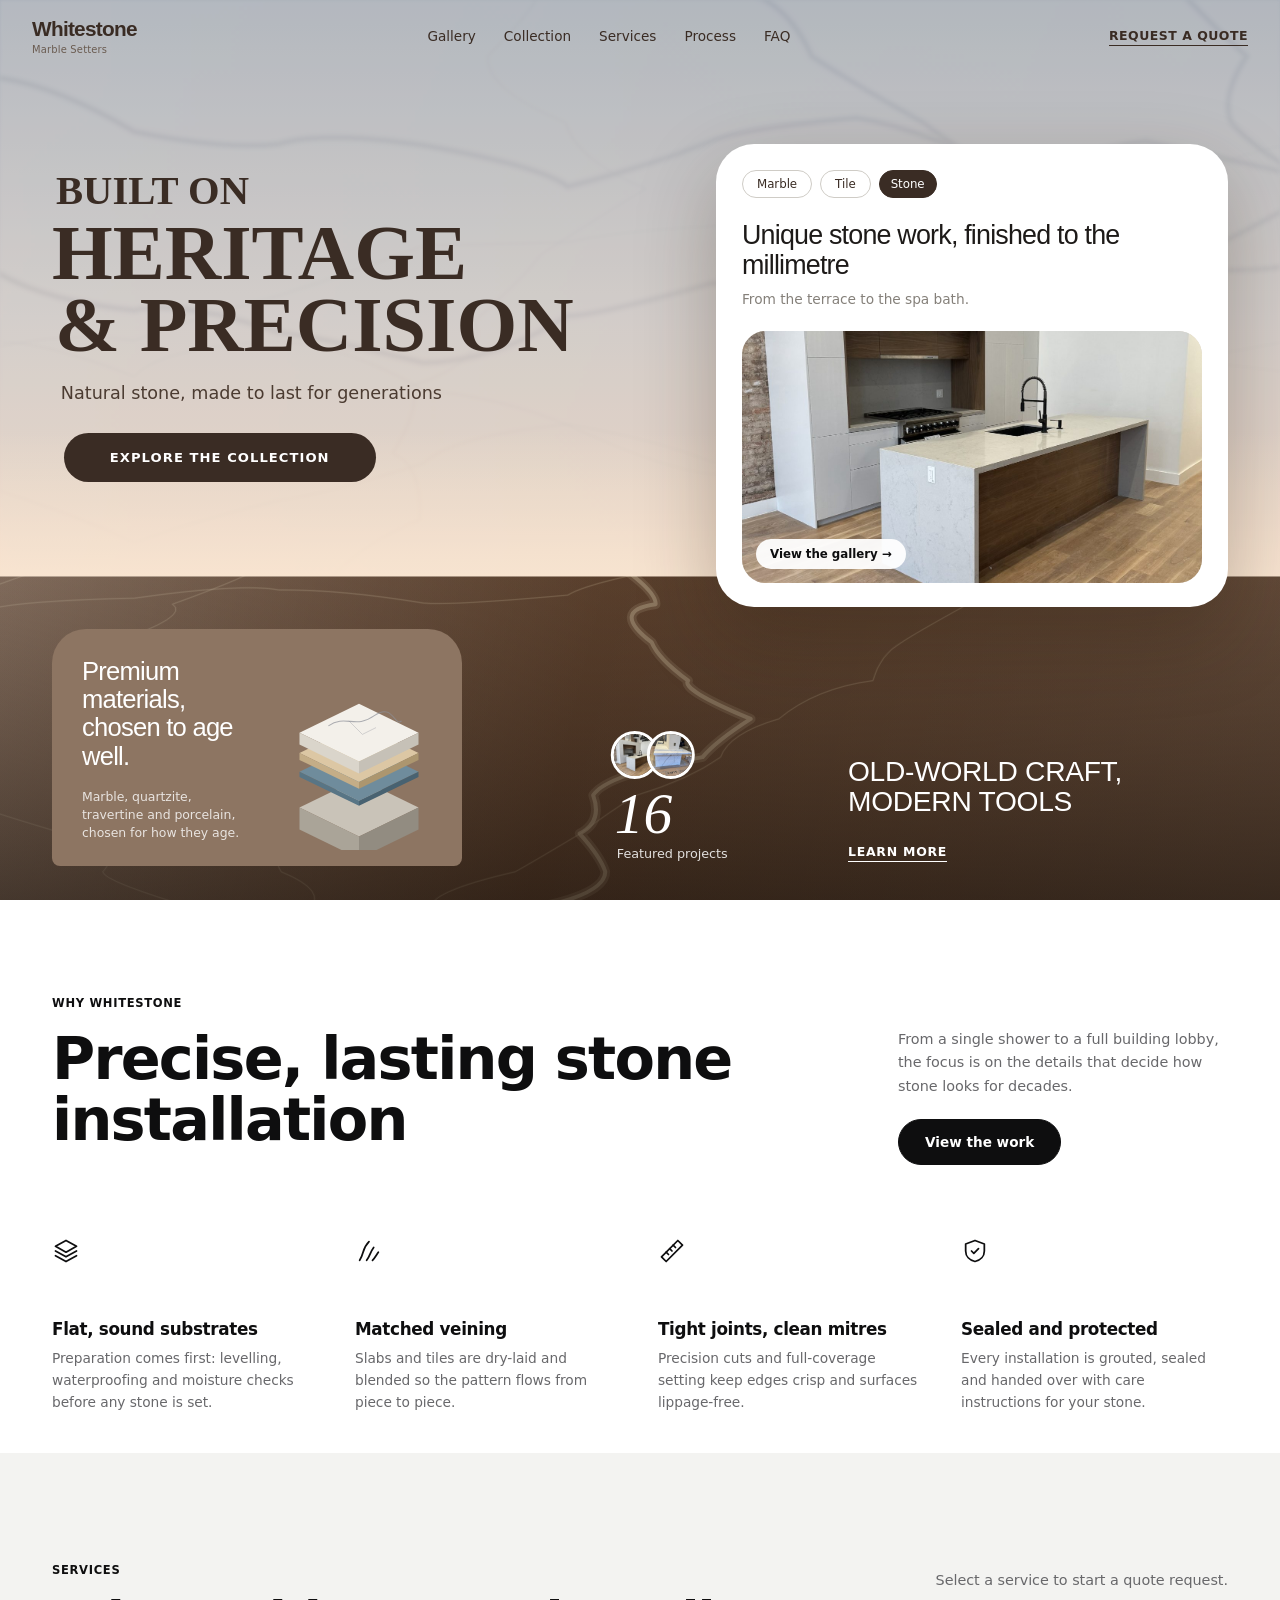
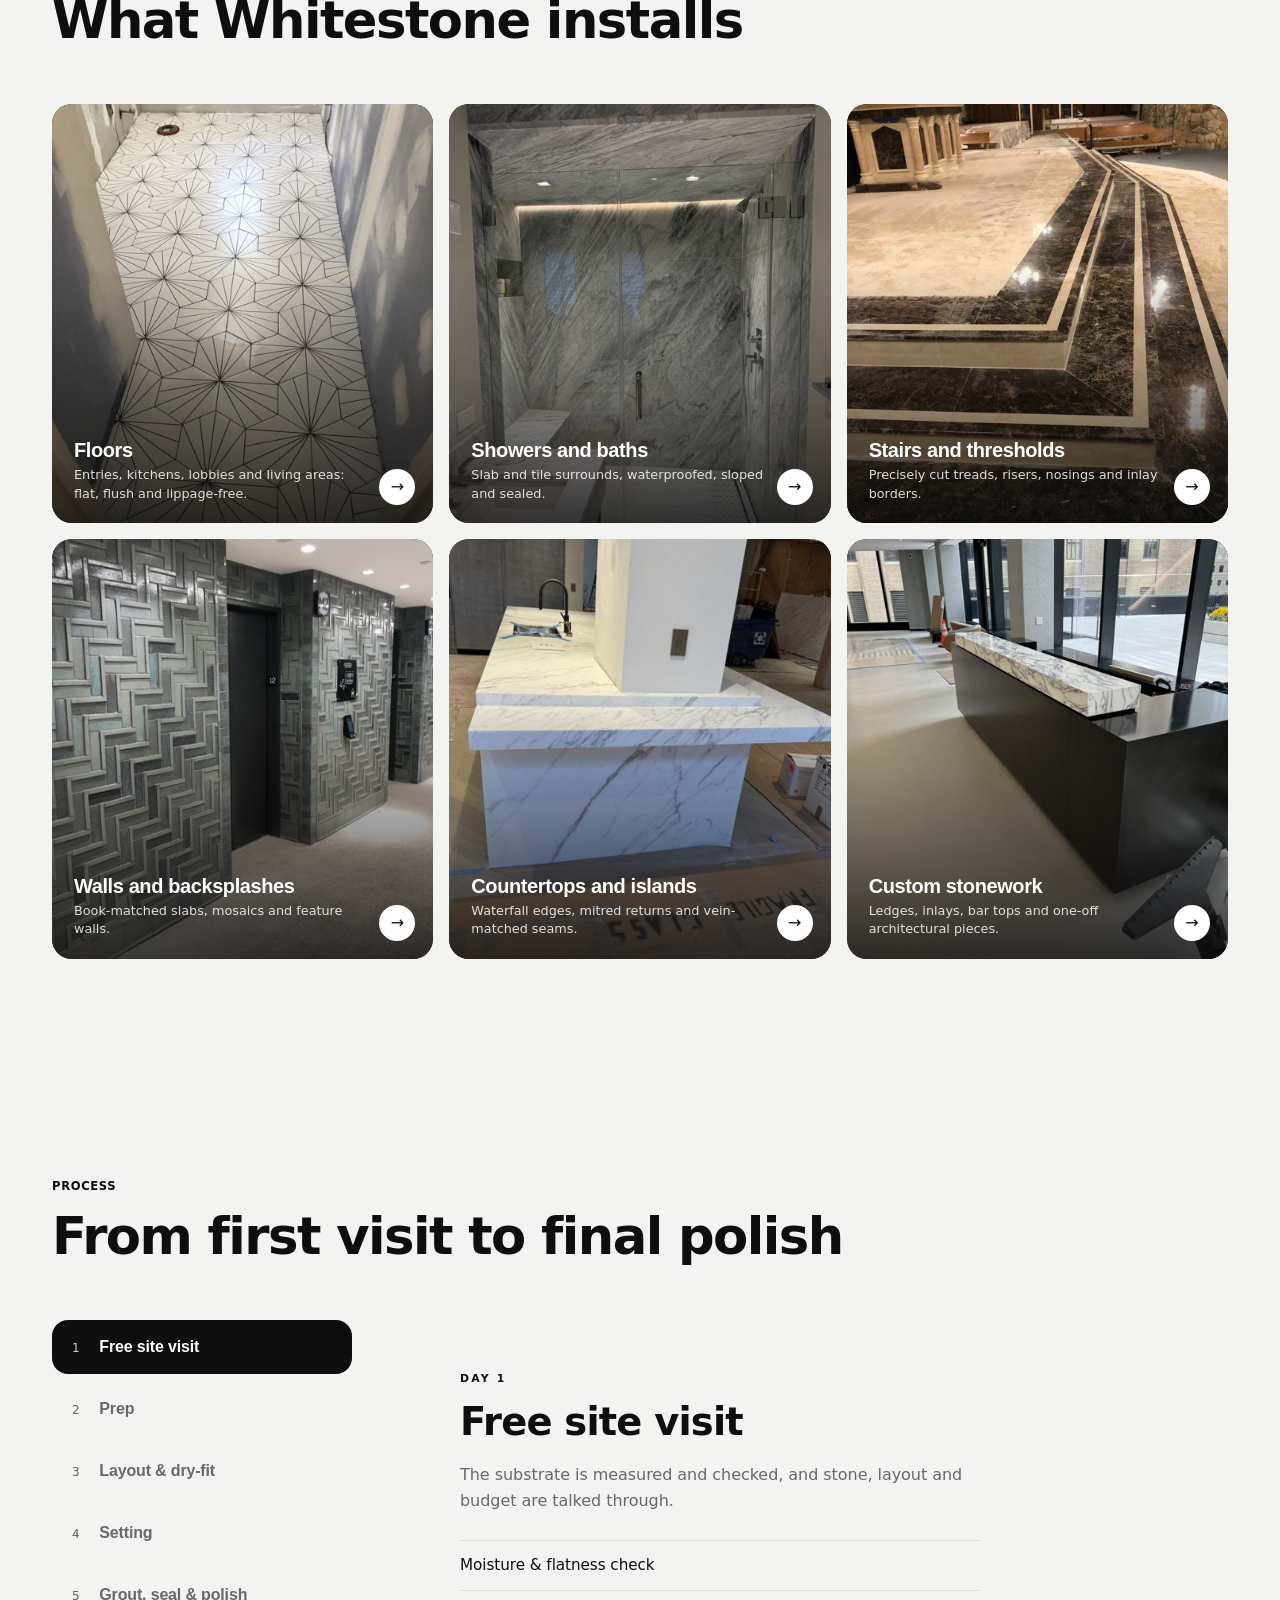
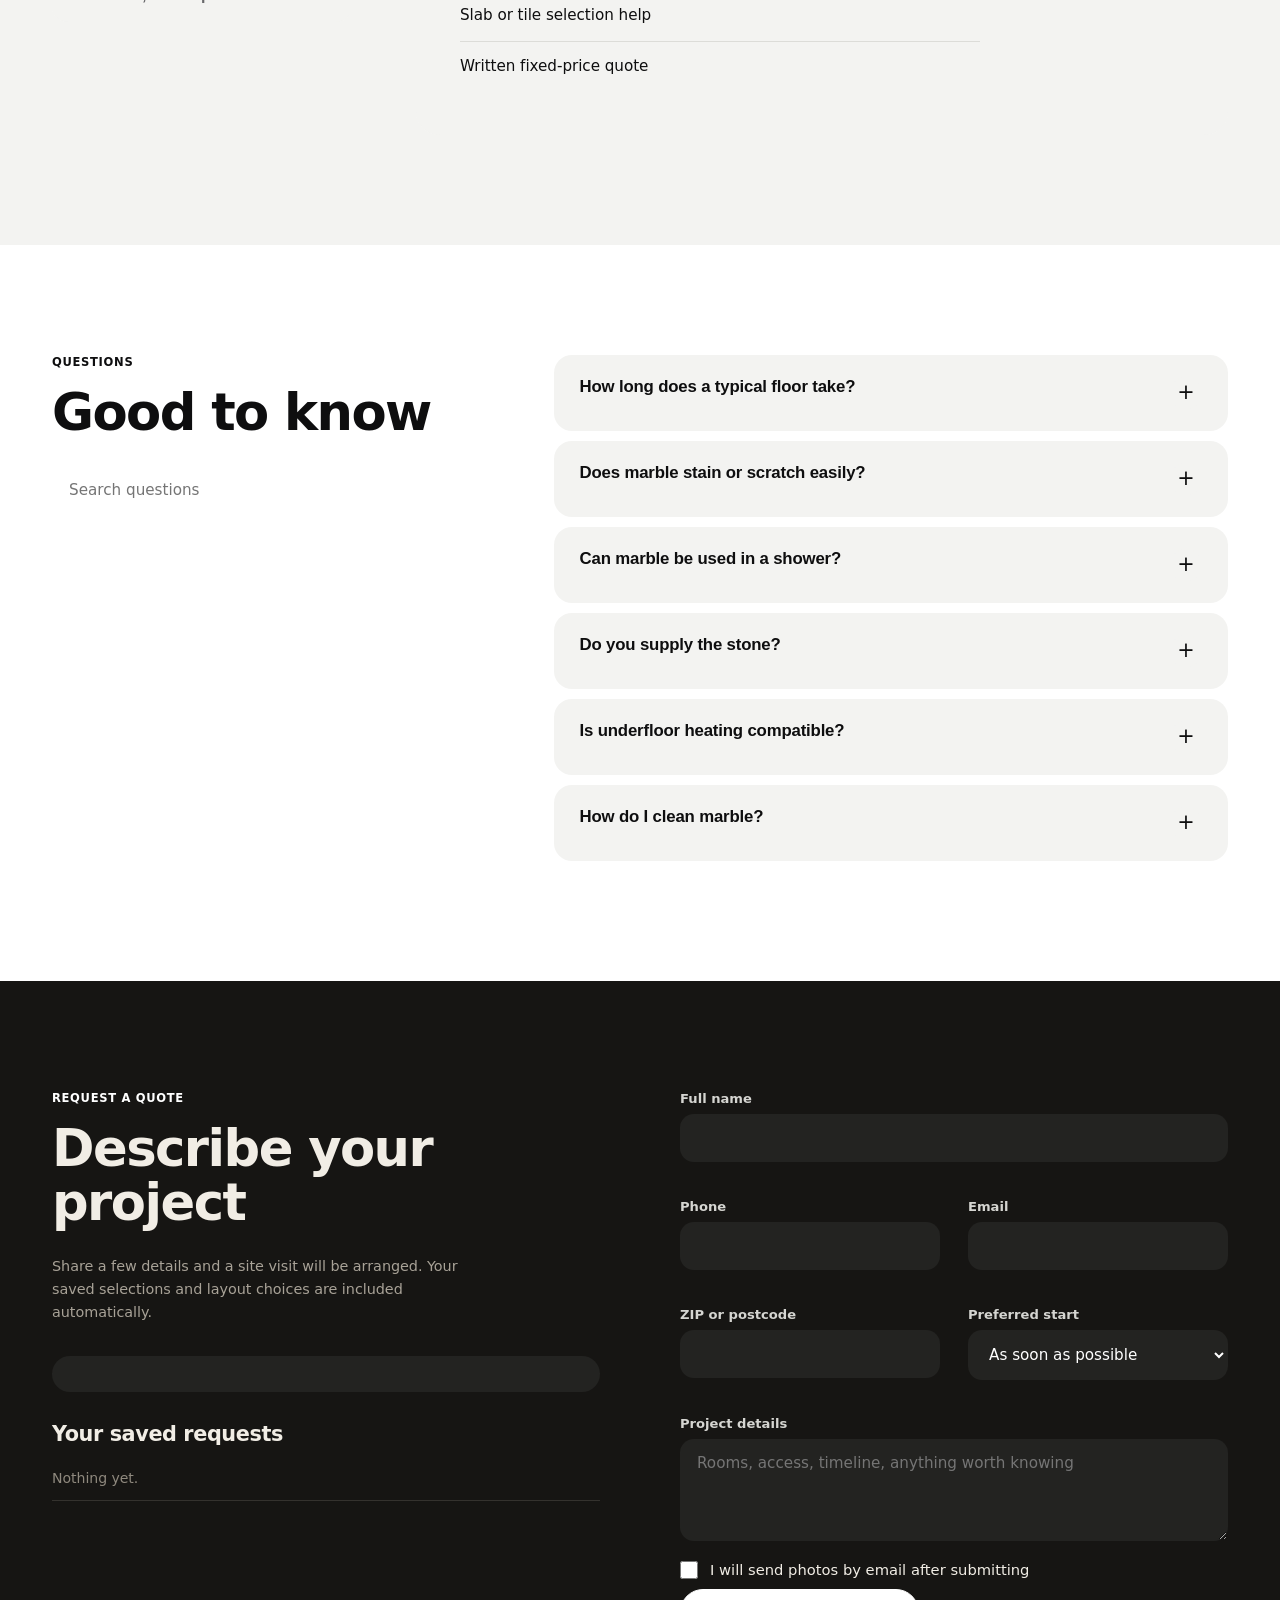
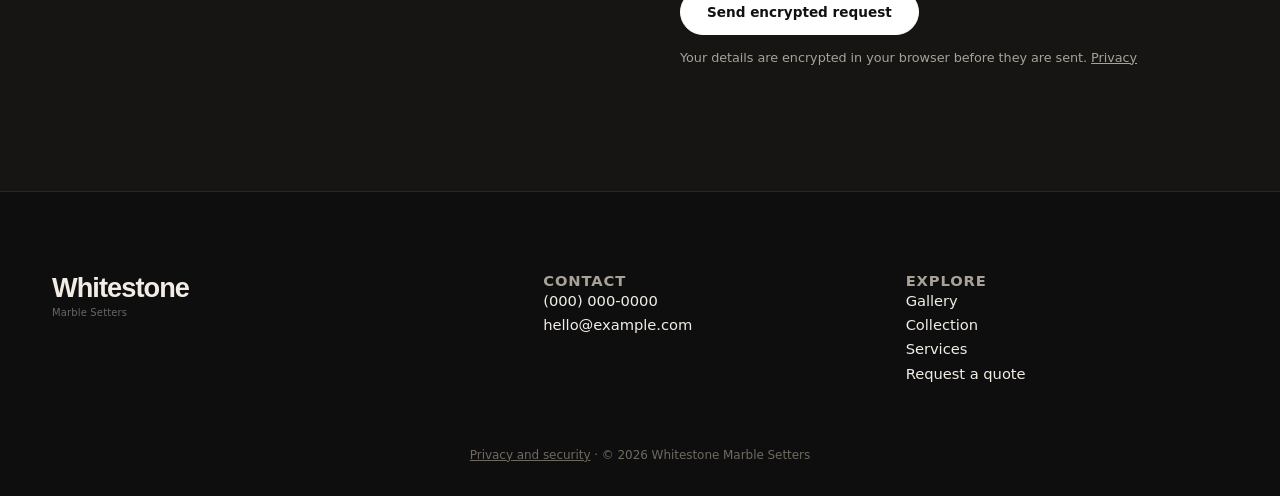
<file: index.html>
<!doctype html>
<html lang="en">
<head>
<meta charset="utf-8">
<meta name="viewport" content="width=device-width, initial-scale=1">
<meta http-equiv="Content-Security-Policy" content="default-src 'self'; script-src 'self'; style-src 'self' 'unsafe-inline' https://fonts.googleapis.com; font-src https://fonts.gstatic.com; img-src 'self' data: blob:; connect-src 'self' https:; object-src 'none'; base-uri 'self'; form-action 'self'; upgrade-insecure-requests">
<meta name="referrer" content="strict-origin-when-cross-origin">
<link rel="icon" href="favicon.svg" type="image/svg+xml">
<meta name="theme-color" content="#3a2c24">
<title>Whitestone Marble Setters</title>
<meta name="description" content="Whitestone Marble Setters: marble, stone and tile installation for residential and commercial projects. Explore the work, preview layouts and request a quote.">
<link rel="preconnect" href="https://fonts.googleapis.com">
<link rel="preconnect" href="https://fonts.gstatic.com" crossorigin>
<link href="https://fonts.googleapis.com/css2?family=Inter+Tight:wght@400;500;600;700&family=Inter:wght@400;500;600&family=Cormorant+Garamond:ital,wght@0,500;0,600;1,500&display=swap" rel="stylesheet">
<link href="https://fonts.googleapis.com/css2?family=Inter+Tight:wght@400;500;600;700&family=Inter:wght@400;500;600&family=Cormorant+Garamond:ital,wght@0,500;0,600;1,500&display=swap" rel="stylesheet">
<link rel="stylesheet" href="styles.css">
</head>
<body class="home">

<header class="site-header" id="header">
  <a class="brand" href="#top" aria-label="Whitestone Marble Setters home">
    <span class="brand-name">Whitestone</span><span class="brand-sub">Marble Setters</span>
  </a>
  <button class="nav-toggle" aria-expanded="false" aria-controls="nav" aria-label="Menu"><span></span><span></span></button>
  <nav id="nav" class="nav">
    <a href="gallery.html">Gallery</a>
    <a href="collection.html">Collection</a>
    <a href="#services">Services</a>
    <a href="#process">Process</a>
    <a href="#faq">FAQ</a>
    <a href="#quote" class="nav-cta">Request a Quote</a>
  </nav>
</header>

<main id="top">
  <section class="hero-home" id="top-hero" aria-label="Whitestone Marble Setters">
    <div class="banner" id="banner">
      <canvas id="bnBg" aria-hidden="true"></canvas>

      <div class="bn-copy">
        <h1><small>Built on</small><span>Heritage</span><span>&amp; Precision</span></h1>
        <p class="bn-sub">Natural stone, made to last for generations</p>
        <a class="bn-start" href="collection.html">Explore the collection</a>
      </div>

      <aside class="bn-card" aria-label="Featured project">
        <div class="bn-pills"><span>Marble</span><span>Tile</span><span class="dk">Stone</span></div>
        <h2>Unique stone work, finished to the millimetre</h2>
        <p>From the terrace to the spa bath.</p>
        <a class="bn-main" href="gallery.html"><img src="images/project-08.jpg" alt="Kitchen island with a stone waterfall edge and slab backsplash"><span class="bn-chip">View the gallery &rarr;</span></a>
      </aside>

      <a class="bn-note" href="collection.html">
        <span class="bn-note-t"><b>Premium materials, chosen to age well.</b><small>Marble, quartzite, travertine and porcelain, chosen for how they age.</small></span>
        <svg class="bn-iso" viewBox="0 0 200 200" aria-hidden="true" focusable="false"><polygon points="100,116 170,150 100,184 30,150" fill="#c9c3b8"/><polygon points="30,150 100,184 100,210 30,176" fill="#aaa498"/><polygon points="100,184 170,150 170,176 100,210" fill="#928c81"/><polygon points="100,74 170,108 100,142 30,108" fill="#6f8c9c"/><polygon points="30,108 100,142 100,148 30,114" fill="#587585"/><polygon points="100,142 170,108 170,114 100,148" fill="#486271"/><polygon points="100,52 170,86 100,120 30,86" fill="#dcc7a4"/><polygon points="30,86 100,120 100,128 30,94" fill="#c4ad87"/><polygon points="100,120 170,86 170,94 100,128" fill="#ac966f"/><polygon points="100,28 170,62 100,96 30,62" fill="#f3f0ea"/><polygon points="30,62 100,96 100,110 30,76" fill="#dad5cb"/><polygon points="100,96 170,62 170,76 100,110" fill="#c6c1b7"/><path d="M64 54 C84 40 96 58 118 42 S142 56 150 48" stroke="#8d9099" stroke-width="1.2" fill="none" opacity=".7"/><path d="M88 48 L104 64 L120 56" stroke="#8d9099" stroke-width=".8" fill="none" opacity=".5"/></svg>
      </a>

      <a class="bn-stat" href="gallery.html">
        <span class="bn-av"><img src="images/project-08-thumb.jpg" alt=""><img src="images/project-16-thumb.jpg" alt=""></span>
        <strong>16</strong>
        <small>Featured projects</small>
      </a>

      <div class="bn-cta">
        <p>Old-world craft, modern tools</p>
        <a href="#process">Learn more</a>
      </div>
    </div>
  </section>

  <section class="why" id="intro">
    <div class="wrap">
      <p class="eyebrow">Why Whitestone</p>
      <div class="why-head">
        <h2>Precise, lasting stone installation</h2>
        <div class="why-side">
          <p>From a single shower to a full building lobby, the focus is on the details that decide how stone looks for decades.</p>
          <a class="btn" href="gallery.html">View the work</a>
        </div>
      </div>
      <div class="why-grid">
        <div><svg viewBox="0 0 24 24" width="28" height="28" fill="none" stroke="currentColor" stroke-width="1.5" stroke-linecap="round" stroke-linejoin="round" aria-hidden="true"><path d="M3 8l9-5 9 5-9 5-9-5z"/><path d="M3 12l9 5 9-5"/><path d="M3 16l9 5 9-5"/></svg><h3>Flat, sound substrates</h3><p>Preparation comes first: levelling, waterproofing and moisture checks before any stone is set.</p></div>
        <div><svg viewBox="0 0 24 24" width="28" height="28" fill="none" stroke="currentColor" stroke-width="1.5" stroke-linecap="round" stroke-linejoin="round" aria-hidden="true"><path d="M4 20C8 14 6 10 12 4"/><path d="M10 20c3-4 3-7 6-11"/><path d="M15 20c2-2 3-4 5-7"/></svg><h3>Matched veining</h3><p>Slabs and tiles are dry-laid and blended so the pattern flows from piece to piece.</p></div>
        <div><svg viewBox="0 0 24 24" width="28" height="28" fill="none" stroke="currentColor" stroke-width="1.5" stroke-linecap="round" stroke-linejoin="round" aria-hidden="true"><path d="M3 17L17 3l4 4L7 21z"/><path d="M7 13l2 2M10 10l2 2M13 7l2 2"/></svg><h3>Tight joints, clean mitres</h3><p>Precision cuts and full-coverage setting keep edges crisp and surfaces lippage-free.</p></div>
        <div><svg viewBox="0 0 24 24" width="28" height="28" fill="none" stroke="currentColor" stroke-width="1.5" stroke-linecap="round" stroke-linejoin="round" aria-hidden="true"><path d="M12 3l8 3v6c0 4.5-3.2 8-8 9-4.8-1-8-4.5-8-9V6z"/><path d="M9 12l2 2 4-4"/></svg><h3>Sealed and protected</h3><p>Every installation is grouted, sealed and handed over with care instructions for your stone.</p></div>
      </div>
    </div>
  </section>

  <section id="services" class="section tinted">
    <div class="wrap">
      <div class="section-head">
        <div>
          <p class="eyebrow">Services</p>
          <h2>What Whitestone installs</h2>
        </div>
        <p class="sub">Select a service to start a quote request.</p>
      </div>
      <ol class="service-list" id="serviceList"></ol>
    </div>
  </section>

  <section id="process" class="section tinted">
    <div class="wrap">
      <div class="section-head">
        <div>
          <p class="eyebrow">Process</p>
          <h2>From first visit to final polish</h2>
        </div>
      </div>
      <div class="steps">
        <div class="step-tabs" id="stepTabs" role="tablist"></div>
        <div class="step-panel" id="stepPanel" role="tabpanel" aria-live="polite"></div>
      </div>
    </div>
  </section>

  <section id="faq" class="section">
    <div class="wrap faq-wrap">
      <div>
        <p class="eyebrow">Questions</p>
        <h2>Good to know</h2>
        <input class="faq-search" id="faqSearch" type="search" placeholder="Search questions" aria-label="Search questions">
      </div>
      <div id="faqList"></div>
    </div>
  </section>

  <section id="quote" class="section dark">
    <div class="wrap quote-wrap">
      <div>
        <p class="eyebrow">Request a quote</p>
        <h2>Describe your project</h2>
        <p class="sub">Share a few details and a site visit will be arranged. Your saved selections and layout choices are included automatically.</p>
        <div class="summary" id="quoteSummary"></div>
        <h3 class="saved-title">Your saved requests</h3>
        <ul class="saved" id="savedList"></ul>
      </div>
      <form id="quoteForm" class="quote-form" novalidate autocomplete="on">
        <div class="hp" aria-hidden="true"><label>Website <input id="qWebsite" name="website" tabindex="-1" autocomplete="off"></label></div>
        <label>Full name <input id="qName" name="name" autocomplete="name" required><span class="err" data-for="qName"></span></label>
        <div class="grid2">
          <label>Phone <input id="qPhone" name="phone" type="tel" autocomplete="tel" required><span class="err" data-for="qPhone"></span></label>
          <label>Email <input id="qEmail" name="email" type="email" autocomplete="email" required><span class="err" data-for="qEmail"></span></label>
        </div>
        <div class="grid2">
          <label>ZIP or postcode <input id="qZip" name="zip" autocomplete="postal-code" required><span class="err" data-for="qZip"></span></label>
          <label>Preferred start
            <select id="qWhen"><option>As soon as possible</option><option>Within 1-3 months</option><option>3+ months</option><option>Just planning</option></select>
          </label>
        </div>
        <label>Project details <textarea id="qMsg" rows="4" placeholder="Rooms, access, timeline, anything worth knowing"></textarea></label>
        <label class="inline"><input type="checkbox" id="qPhotos"> I will send photos by email after submitting</label>
        <button class="btn" type="submit">Send encrypted request</button>
        <p class="fine lock">Your details are encrypted in your browser before they are sent. <a href="privacy.html">Privacy</a></p>
        <p class="fine" id="formStatus" role="status"></p>
      </form>
    </div>
  </section>
</main>

<footer class="site-footer">
  <div class="wrap foot">
    <div class="foot-brand"><span class="brand-name">Whitestone</span><span class="brand-sub">Marble Setters</span></div>
    <div><p class="foot-h">Contact</p><p><span id="ftPhone"></span><br><span id="ftEmail"></span></p></div>
    <div><p class="foot-h">Explore</p><p><a href="gallery.html">Gallery</a><br><a href="collection.html">Collection</a><br><a href="#services">Services</a><br><a href="#quote">Request a quote</a></p></div>
  </div>
  <p class="copy"><a href="privacy.html">Privacy and security</a> &middot; &copy; <span id="yr"></span> Whitestone Marble Setters</p>
</footer>

<div class="toast" id="toast" role="status" aria-live="polite"></div>
<script src="config.js"></script>
<script src="crypto.js"></script>
<script src="catalog.js"></script>
<script src="core.js"></script>
<script src="app.js"></script>
<script src="home.js"></script>
</body>
</html>
</file>
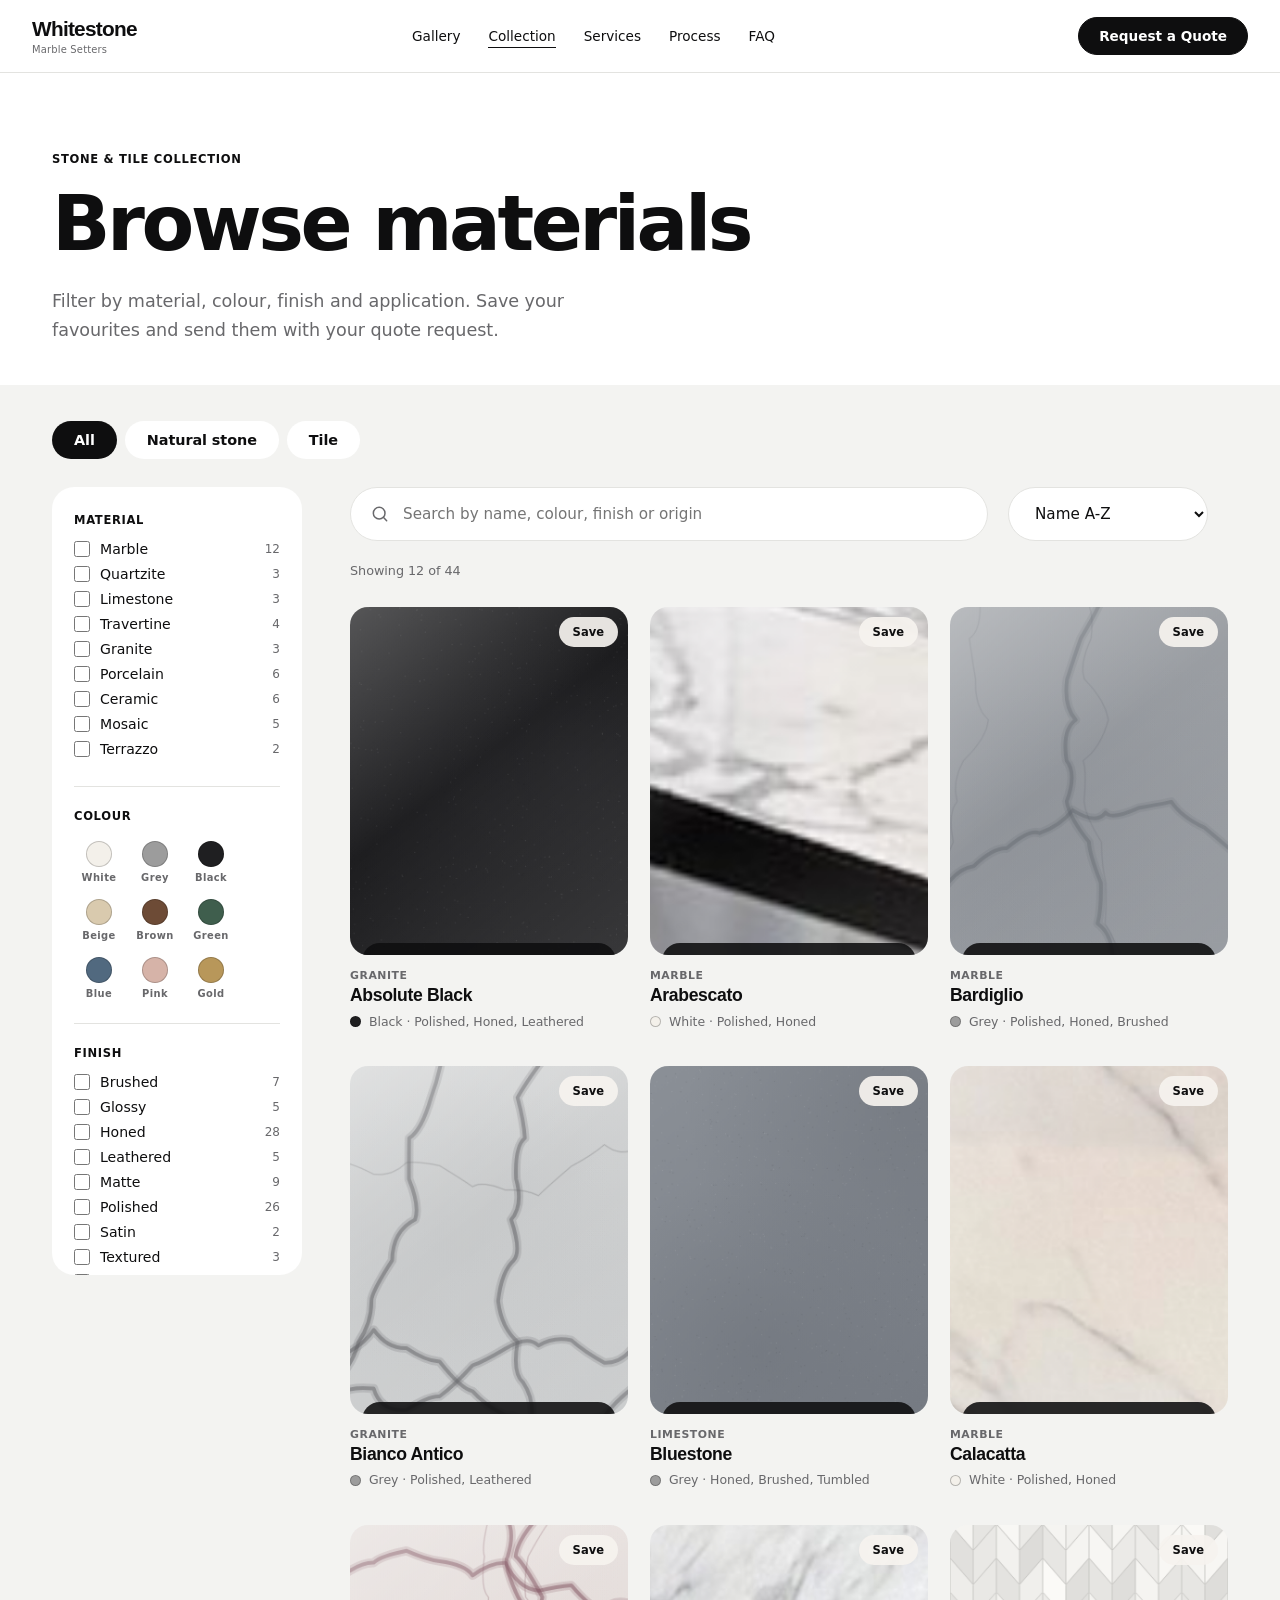
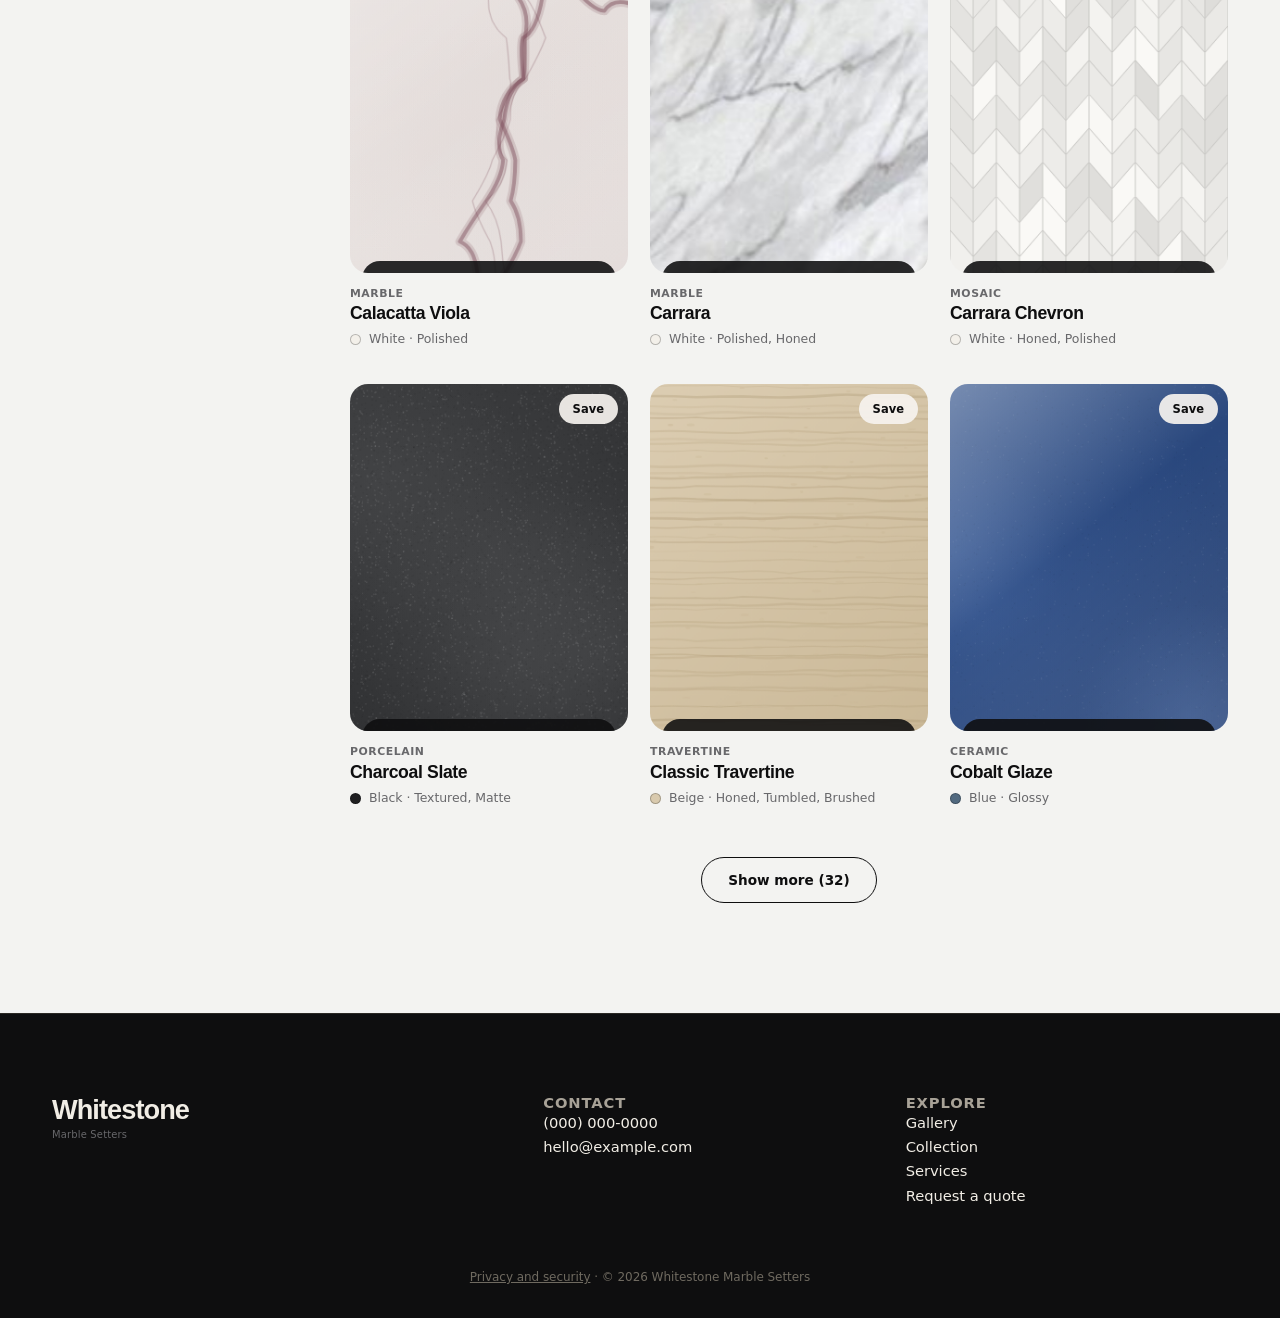
<file: collection.html>
<!doctype html>
<html lang="en">
<head>
<meta charset="utf-8">
<meta name="viewport" content="width=device-width, initial-scale=1">
<meta http-equiv="Content-Security-Policy" content="default-src 'self'; script-src 'self'; style-src 'self' 'unsafe-inline' https://fonts.googleapis.com; font-src https://fonts.gstatic.com; img-src 'self' data: blob:; connect-src 'self' https:; object-src 'none'; base-uri 'self'; form-action 'self'; upgrade-insecure-requests">
<meta name="referrer" content="strict-origin-when-cross-origin">
<link rel="icon" href="favicon.svg" type="image/svg+xml">
<meta name="theme-color" content="#3a2c24">
<title>Collection | Whitestone Marble Setters</title>
<meta name="description" content="Browse marble, quartzite, limestone, travertine, granite, porcelain, ceramic and mosaic tile by material, colour, finish and application.">
<link rel="preconnect" href="https://fonts.googleapis.com">
<link rel="preconnect" href="https://fonts.gstatic.com" crossorigin>
<link href="https://fonts.googleapis.com/css2?family=Inter+Tight:wght@400;500;600;700&family=Inter:wght@400;500;600&family=Cormorant+Garamond:ital,wght@0,500;0,600;1,500&display=swap" rel="stylesheet">
<link rel="stylesheet" href="styles.css">
</head>
<body class="page-collection">

<header class="site-header" id="header">
  <a class="brand" href="index.html" aria-label="Whitestone Marble Setters home">
    <span class="brand-name">Whitestone</span><span class="brand-sub">Marble Setters</span>
  </a>
  <button class="nav-toggle" aria-expanded="false" aria-controls="nav" aria-label="Menu"><span></span><span></span></button>
  <nav id="nav" class="nav">
    <a href="gallery.html">Gallery</a>
    <a href="collection.html" class="current" aria-current="page">Collection</a>
    <a href="index.html#services">Services</a>
    <a href="index.html#process">Process</a>
    <a href="index.html#faq">FAQ</a>
    <a href="index.html#quote" class="nav-cta">Request a Quote</a>
  </nav>
</header>

<main>
  <section class="gal-hero">
    <div class="wrap">
      <p class="eyebrow">Stone &amp; tile collection</p>
      <h1>Browse materials</h1>
      <p class="lead">Filter by material, colour, finish and application. Save your favourites and send them with your quote request.</p>
    </div>
  </section>

  <section id="collection" class="section tinted">
    <div class="wrap">
      <div class="coll-tabs" role="tablist" aria-label="Collection type">
        <button type="button" class="coll-tab" role="tab" data-g="All" aria-selected="true">All</button>
        <button type="button" class="coll-tab" role="tab" data-g="Natural stone" aria-selected="false">Natural stone</button>
        <button type="button" class="coll-tab" role="tab" data-g="Tile" aria-selected="false">Tile</button>
      </div>
      <div class="coll">
        <aside class="coll-filters" id="collFilters" aria-label="Filters"></aside>
        <div class="coll-main">
          <div class="coll-bar">
            <div class="searchbar"><svg viewBox="0 0 24 24" width="20" height="20" fill="none" stroke="currentColor" stroke-width="1.8" stroke-linecap="round" aria-hidden="true"><circle cx="11" cy="11" r="7"/><path d="M20 20l-4-4"/></svg><input id="collSearch" type="search" placeholder="Search by name, colour, finish or origin" aria-label="Search the collection"></div>
            <select id="collSort" aria-label="Sort">
              <option value="az">Name A-Z</option><option value="za">Name Z-A</option><option value="light">Lightest first</option><option value="dark">Darkest first</option><option value="mat">By material</option>
            </select>
            <button type="button" class="btn btn-ghost" id="collFilterToggle" aria-expanded="false">Filters</button>
          </div>
          <div class="coll-meta"><span id="collCount" class="fine"></span><div id="collChips" class="coll-chips"></div></div>
          <div class="coll-grid" id="collGrid"></div>
          <div class="coll-more"><button type="button" class="btn btn-ghost" id="collMore">Show more</button></div>
        </div>
      </div>
    </div>
  </section>
</main>

<footer class="site-footer">
  <div class="wrap foot">
    <div class="foot-brand"><span class="brand-name">Whitestone</span><span class="brand-sub">Marble Setters</span></div>
    <div><p class="foot-h">Contact</p><p><span id="ftPhone"></span><br><span id="ftEmail"></span></p></div>
    <div><p class="foot-h">Explore</p><p><a href="gallery.html">Gallery</a><br><a href="collection.html">Collection</a><br><a href="index.html#services">Services</a><br><a href="index.html#quote">Request a quote</a></p></div>
  </div>
  <p class="copy"><a href="privacy.html">Privacy and security</a> &middot; &copy; <span id="yr"></span> Whitestone Marble Setters</p>
</footer>

<div class="toast" id="toast" role="status" aria-live="polite"></div>
<script src="config.js"></script>
<script src="catalog.js"></script>
<script src="core.js"></script>
<script src="collection.js"></script>
<script src="nav.js"></script>
</body>
</html>
</file>
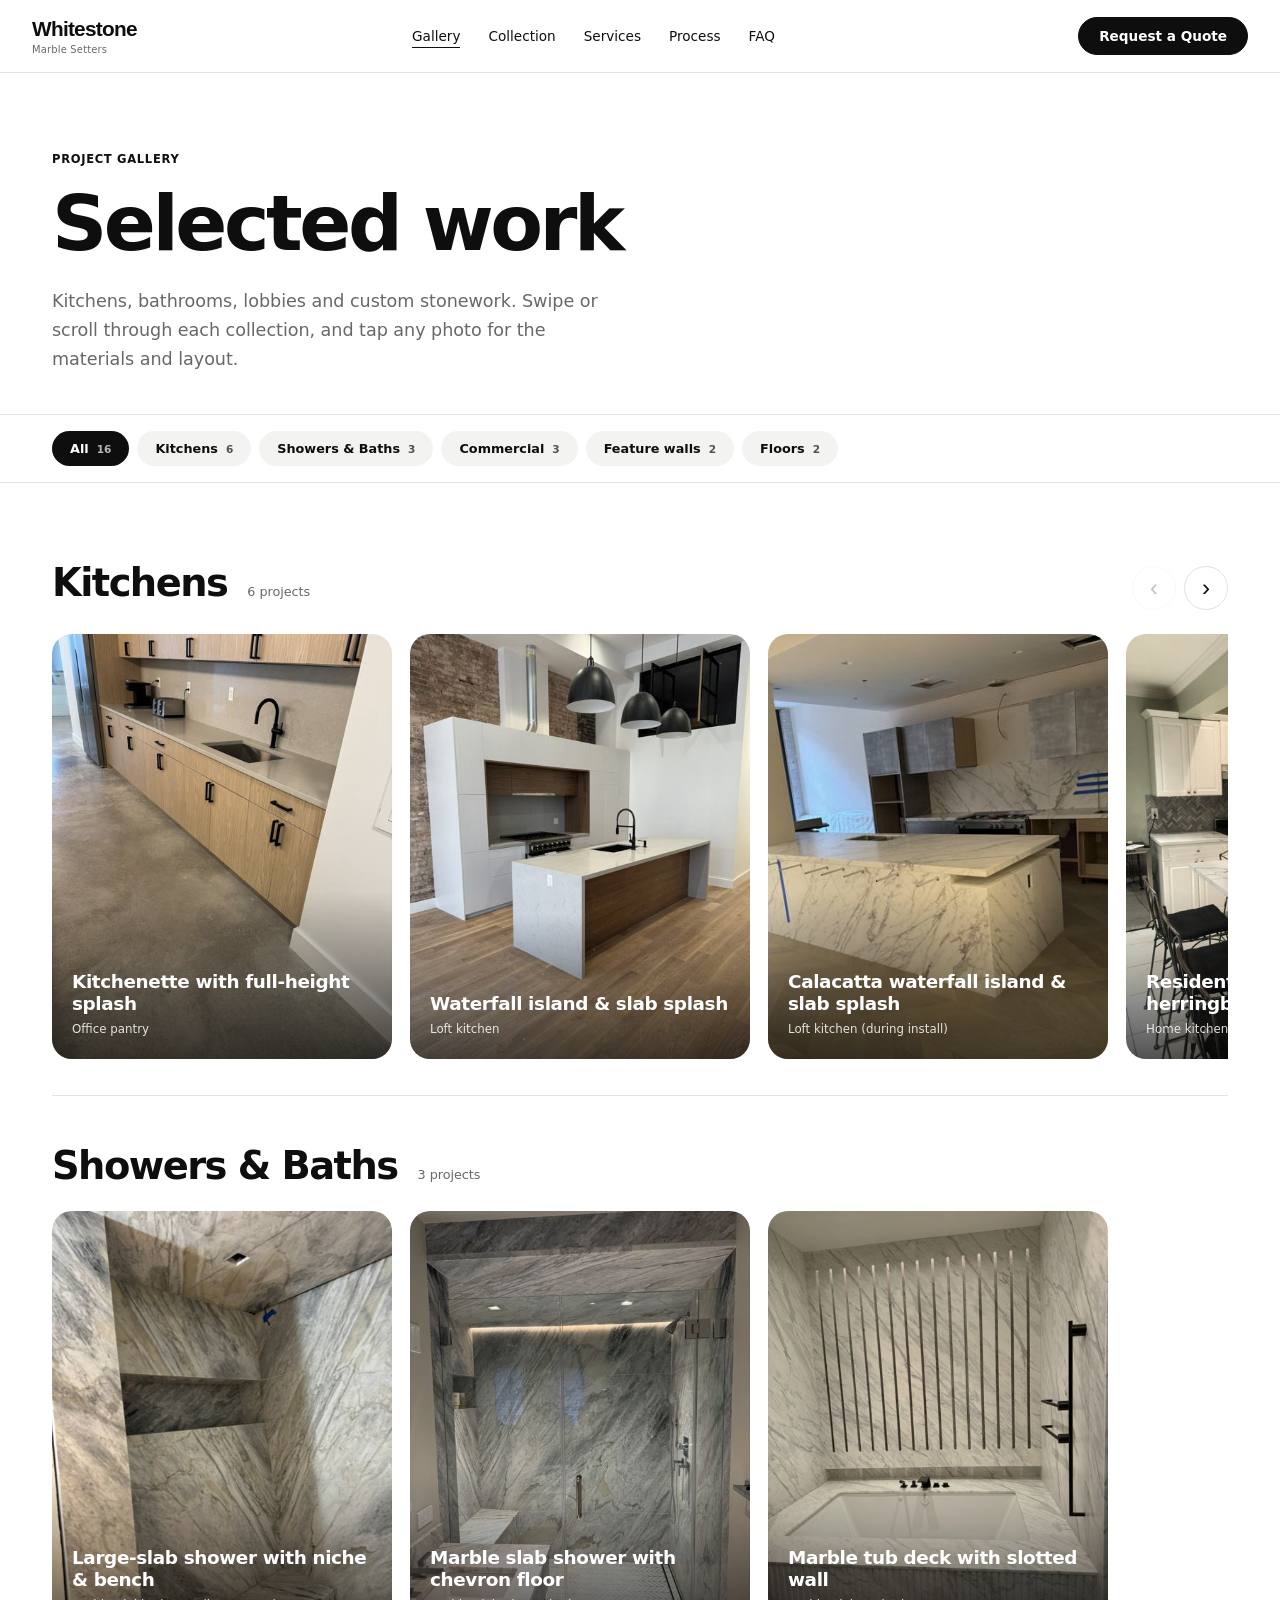
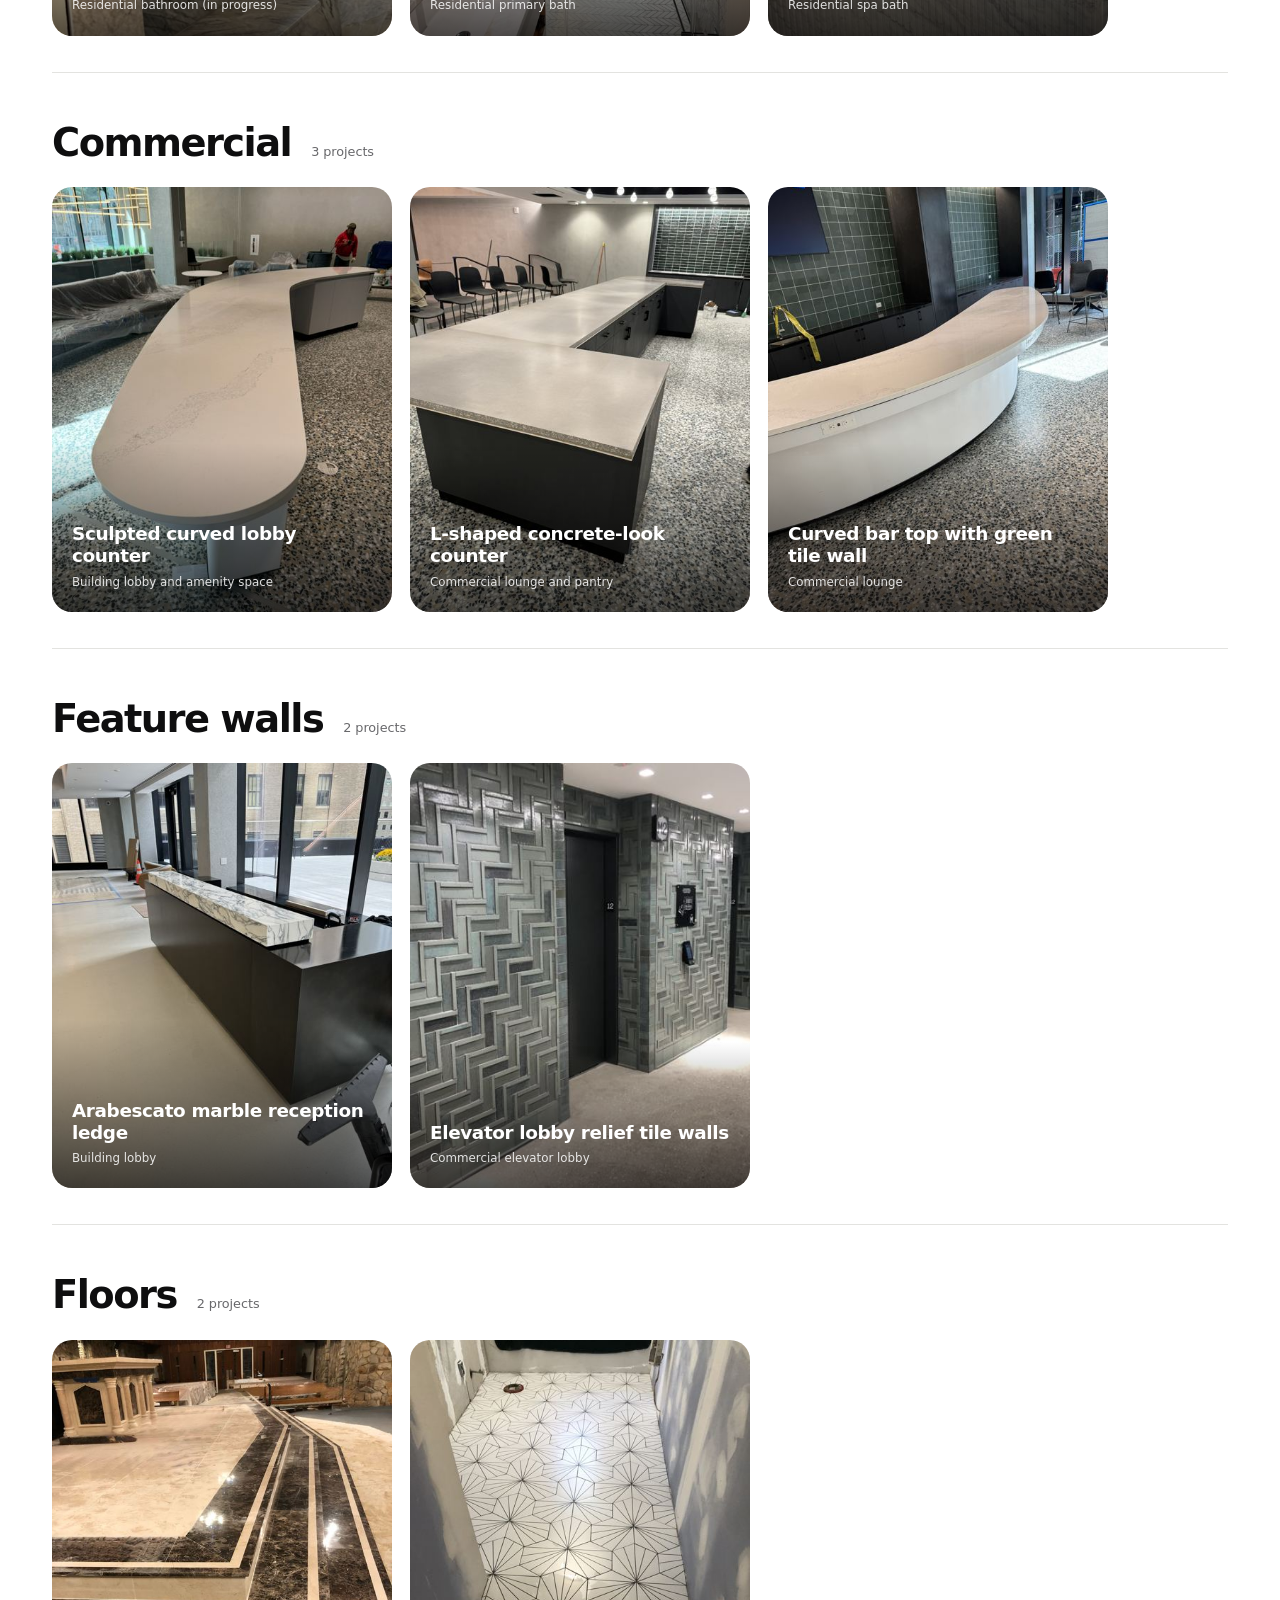
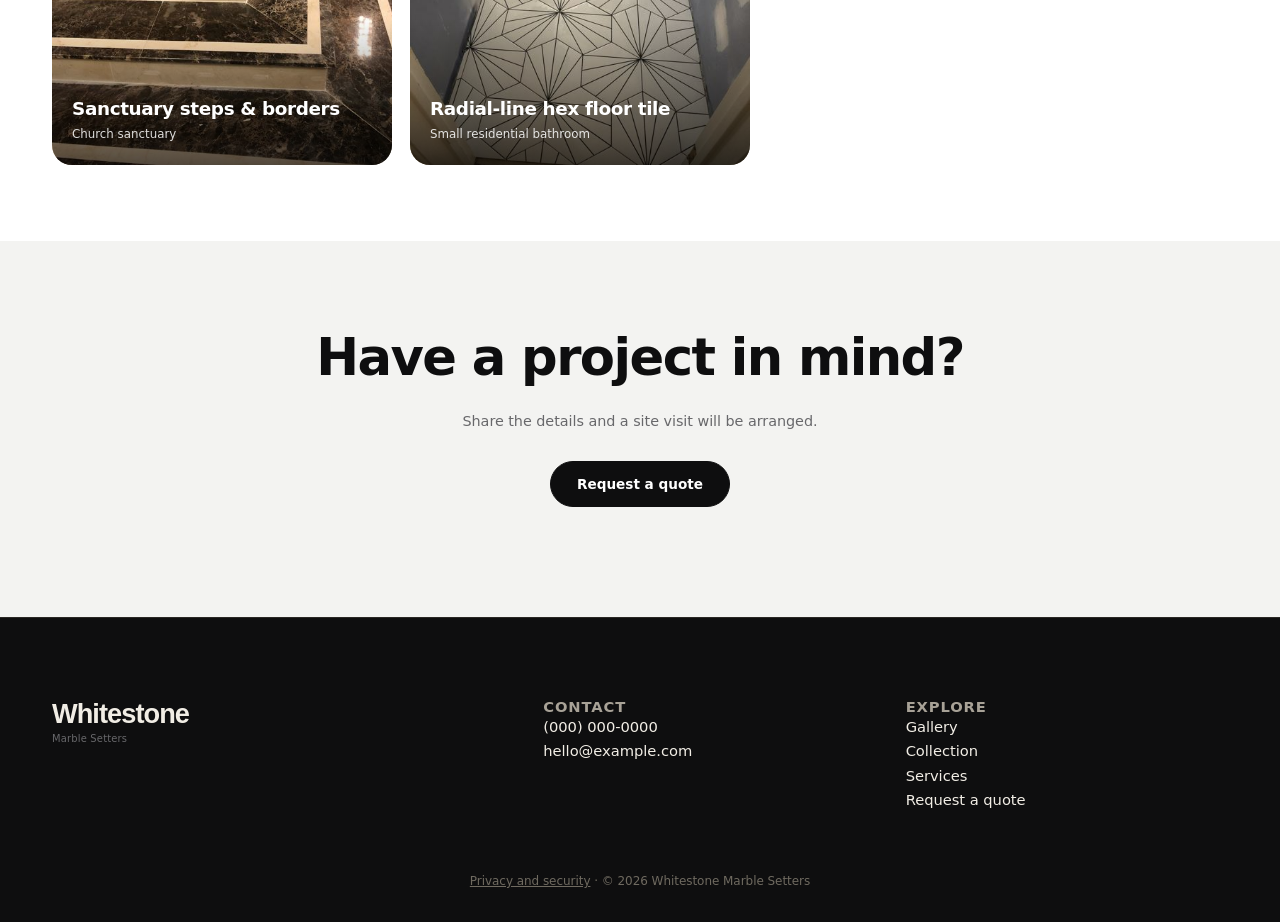
<file: gallery.html>
<!doctype html>
<html lang="en">
<head>
<meta charset="utf-8">
<meta name="viewport" content="width=device-width, initial-scale=1">
<meta http-equiv="Content-Security-Policy" content="default-src 'self'; script-src 'self'; style-src 'self' 'unsafe-inline' https://fonts.googleapis.com; font-src https://fonts.gstatic.com; img-src 'self' data: blob:; connect-src 'self' https:; object-src 'none'; base-uri 'self'; form-action 'self'; upgrade-insecure-requests">
<meta name="referrer" content="strict-origin-when-cross-origin">
<link rel="icon" href="favicon.svg" type="image/svg+xml">
<meta name="theme-color" content="#3a2c24">
<title>Gallery | Whitestone Marble Setters</title>
<meta name="description" content="Project gallery: kitchens, showers and baths, commercial spaces, floors and feature walls installed by Whitestone Marble Setters.">
<link rel="preconnect" href="https://fonts.googleapis.com">
<link rel="preconnect" href="https://fonts.gstatic.com" crossorigin>
<link href="https://fonts.googleapis.com/css2?family=Inter+Tight:wght@400;500;600;700&family=Inter:wght@400;500;600&family=Cormorant+Garamond:ital,wght@0,500;0,600;1,500&display=swap" rel="stylesheet">
<link rel="stylesheet" href="styles.css">
</head>
<body class="page-gallery">

<header class="site-header" id="header">
  <a class="brand" href="index.html" aria-label="Whitestone Marble Setters home">
    <span class="brand-name">Whitestone</span><span class="brand-sub">Marble Setters</span>
  </a>
  <button class="nav-toggle" aria-expanded="false" aria-controls="nav" aria-label="Menu"><span></span><span></span></button>
  <nav id="nav" class="nav">
    <a href="gallery.html" class="current" aria-current="page">Gallery</a>
    <a href="collection.html">Collection</a>
    <a href="index.html#services">Services</a>
    <a href="index.html#process">Process</a>
    <a href="index.html#faq">FAQ</a>
    <a href="index.html#quote" class="nav-cta">Request a Quote</a>
  </nav>
</header>

<main>
  <section class="gal-hero">
    <div class="wrap">
      <p class="eyebrow">Project gallery</p>
      <h1>Selected work</h1>
      <p class="lead">Kitchens, bathrooms, lobbies and custom stonework. Swipe or scroll through each collection, and tap any photo for the materials and layout.</p>
    </div>
  </section>

  <div class="gal-nav" id="galNav">
    <div class="wrap">
      <div class="gal-pills" id="galPills" role="group" aria-label="Choose a collection"></div>
    </div>
  </div>

  <section class="gal-rows">
    <div class="wrap" id="galRows"></div>
  </section>

  <section class="gal-cta">
    <div class="wrap">
      <h2>Have a project in mind?</h2>
      <p class="sub">Share the details and a site visit will be arranged.</p>
      <a class="btn" href="index.html#quote">Request a quote</a>
    </div>
  </section>
</main>

<footer class="site-footer">
  <div class="wrap foot">
    <div class="foot-brand"><span class="brand-name">Whitestone</span><span class="brand-sub">Marble Setters</span></div>
    <div><p class="foot-h">Contact</p><p><span id="ftPhone"></span><br><span id="ftEmail"></span></p></div>
    <div><p class="foot-h">Explore</p><p><a href="gallery.html">Gallery</a><br><a href="collection.html">Collection</a><br><a href="index.html#services">Services</a><br><a href="index.html#quote">Request a quote</a></p></div>
  </div>
  <p class="copy"><a href="privacy.html">Privacy and security</a> &middot; &copy; <span id="yr"></span> Whitestone Marble Setters</p>
</footer>

<script src="config.js"></script>
<script src="projects.js"></script>
<script src="gallery.js"></script>
</body>
</html>
</file>
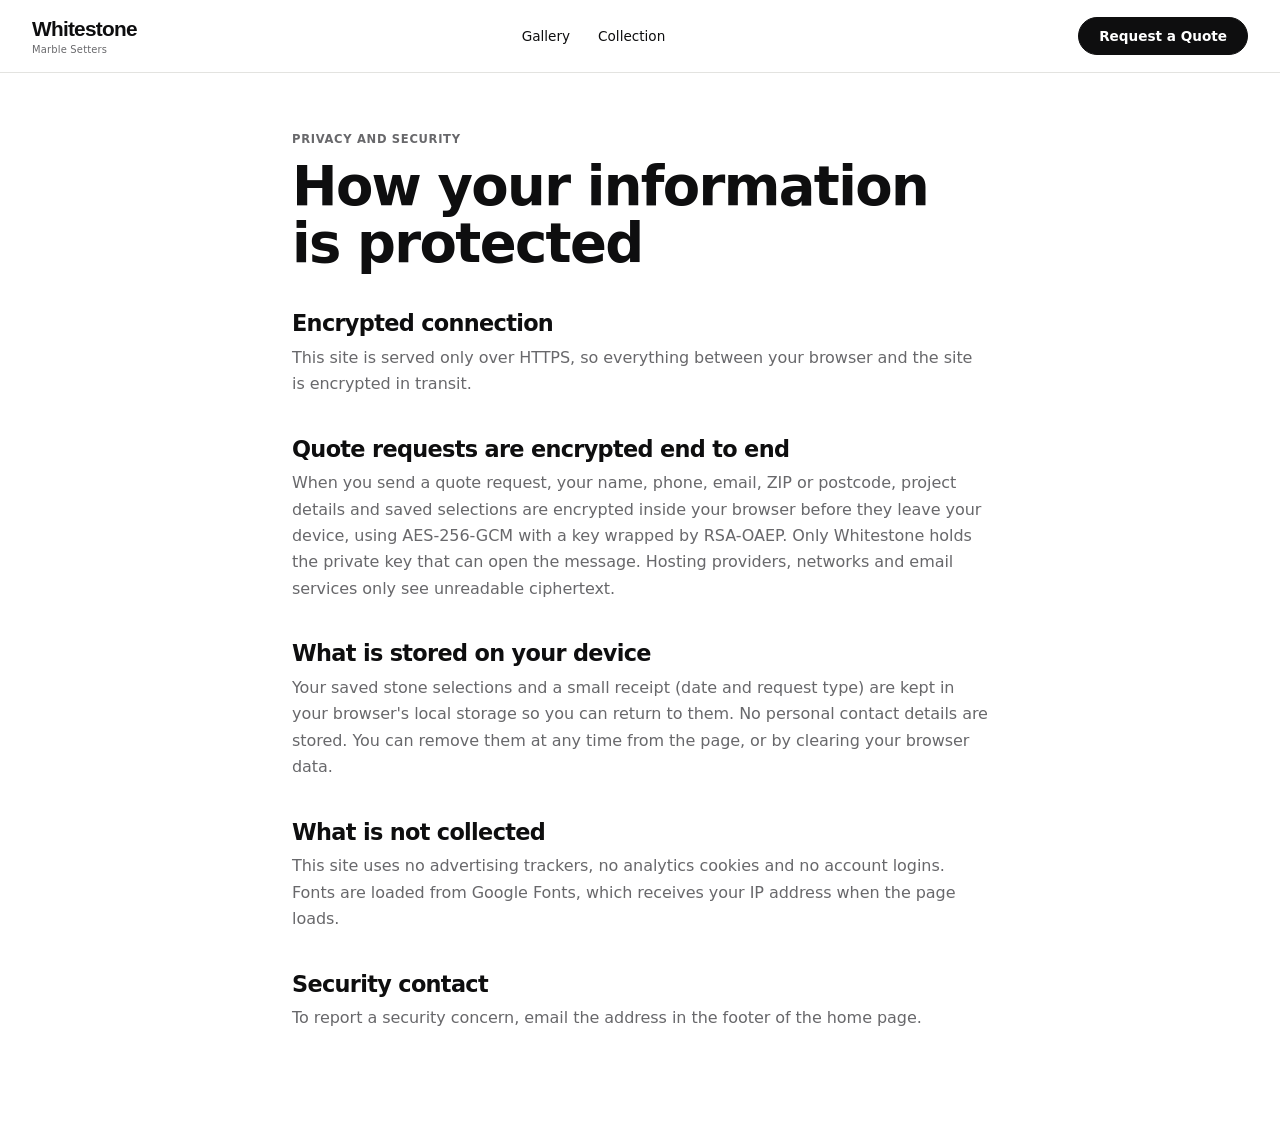
<file: privacy.html>
<!doctype html>
<html lang="en">
<head>
<meta charset="utf-8">
<meta name="viewport" content="width=device-width, initial-scale=1">
<meta http-equiv="Content-Security-Policy" content="default-src 'self'; script-src 'self'; style-src 'self' 'unsafe-inline' https://fonts.googleapis.com; font-src https://fonts.gstatic.com; img-src 'self' data: blob:; connect-src 'self' https:; object-src 'none'; base-uri 'self'; form-action 'self'; upgrade-insecure-requests">
<meta name="referrer" content="no-referrer">
<meta name="robots" content="noindex">
<title>Privacy and security | Whitestone Marble Setters</title>
<link rel="icon" href="favicon.svg" type="image/svg+xml">
<link href="https://fonts.googleapis.com/css2?family=Inter+Tight:wght@400;500;600;700&family=Inter:wght@400;500;600&display=swap" rel="stylesheet">
<link rel="stylesheet" href="styles.css">
</head>
<body class="page-doc">
<header class="site-header solid"><a class="brand" href="index.html"><span class="brand-name">Whitestone</span><span class="brand-sub">Marble Setters</span></a><nav class="nav"><a href="gallery.html">Gallery</a><a href="collection.html">Collection</a><a href="index.html#quote" class="nav-cta">Request a Quote</a></nav></header>
<main class="doc">
<div class="wrap narrow-doc">
<p class="eyebrow">Privacy and security</p>
<h1>How your information is protected</h1>
<h2>Encrypted connection</h2>
<p>This site is served only over HTTPS, so everything between your browser and the site is encrypted in transit.</p>
<h2>Quote requests are encrypted end to end</h2>
<p>When you send a quote request, your name, phone, email, ZIP or postcode, project details and saved selections are encrypted inside your browser before they leave your device, using AES-256-GCM with a key wrapped by RSA-OAEP. Only Whitestone holds the private key that can open the message. Hosting providers, networks and email services only see unreadable ciphertext.</p>
<h2>What is stored on your device</h2>
<p>Your saved stone selections and a small receipt (date and request type) are kept in your browser's local storage so you can return to them. No personal contact details are stored. You can remove them at any time from the page, or by clearing your browser data.</p>
<h2>What is not collected</h2>
<p>This site uses no advertising trackers, no analytics cookies and no account logins. Fonts are loaded from Google Fonts, which receives your IP address when the page loads.</p>
<h2>Security contact</h2>
<p>To report a security concern, email the address in the footer of the home page.</p>
</div>
</main>
</body>
</html>
</file>
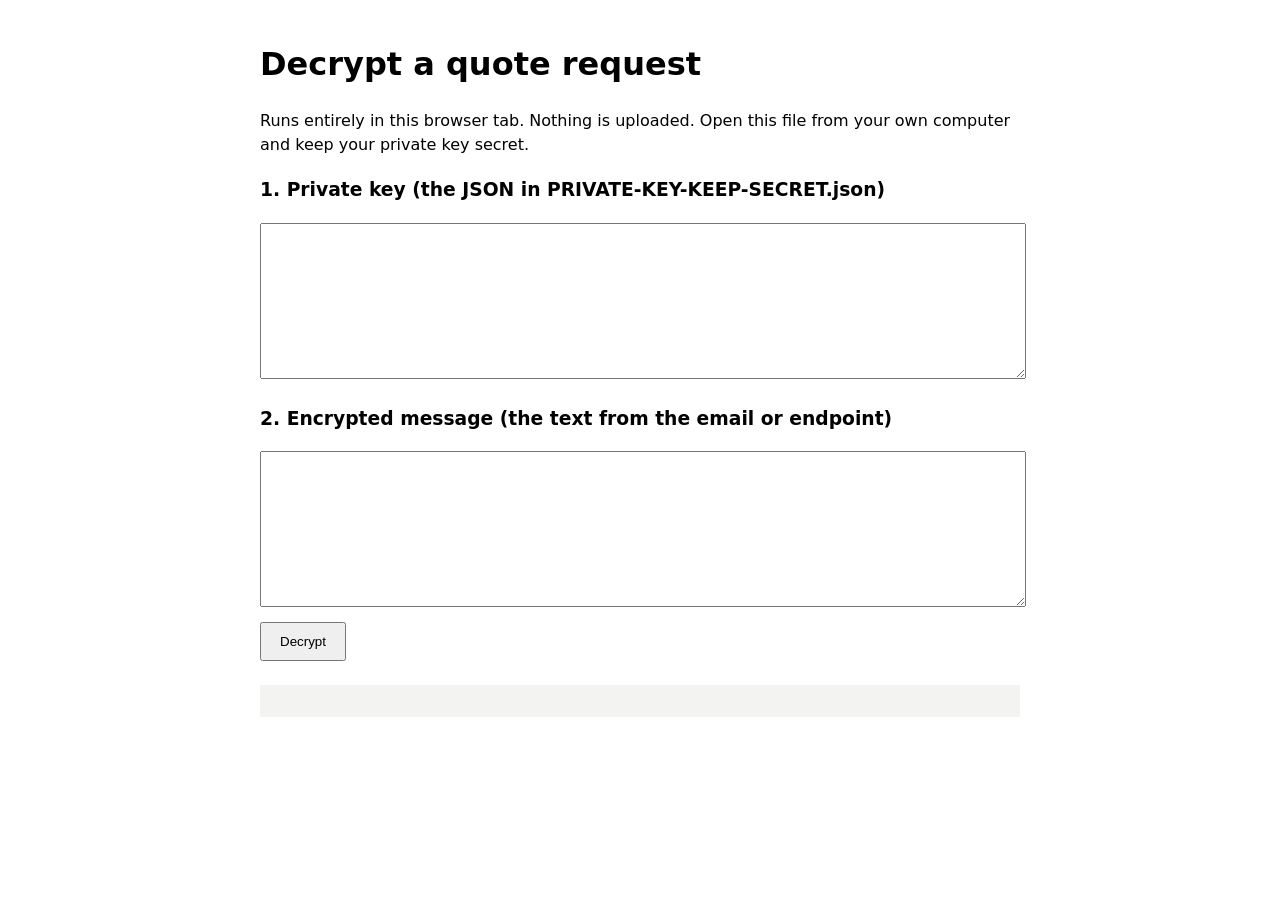
<file: tools/decrypt.html>
<!doctype html>
<html lang="en"><head><meta charset="utf-8"><meta name="viewport" content="width=device-width,initial-scale=1">
<meta http-equiv="Content-Security-Policy" content="default-src 'none'; script-src 'self'; style-src 'unsafe-inline'; base-uri 'none'; form-action 'none'">
<title>Decrypt quote request</title>
<style>body{font:16px/1.5 system-ui,sans-serif;max-width:760px;margin:40px auto;padding:0 20px}textarea{width:100%;height:150px;font:12px monospace}button{padding:10px 18px;margin:8px 0}pre{background:#f3f3f1;padding:16px;white-space:pre-wrap}</style></head>
<body><h1>Decrypt a quote request</h1>
<p>Runs entirely in this browser tab. Nothing is uploaded. Open this file from your own computer and keep your private key secret.</p>
<h3>1. Private key (the JSON in PRIVATE-KEY-KEEP-SECRET.json)</h3><textarea id="key"></textarea>
<h3>2. Encrypted message (the text from the email or endpoint)</h3><textarea id="msg"></textarea>
<button id="go">Decrypt</button><pre id="out"></pre>
<script src="decrypt.js"></script></body></html>
</file>
<file: styles.css>
:root{
  --bg:#f7f4ef; --tint:#efebe4; --ink:#171614; --muted:#6d685f; --line:#d9d3c8;
  --accent:#8a7350; --accent-d:#6f5c3f; --dark:#161513; --dark-ink:#f1ede5;
  --serif:"Cormorant Garamond",Georgia,"Times New Roman",serif;
  --sans:"Inter",system-ui,-apple-system,"Segoe UI",Roboto,sans-serif;
  --header-h:76px;
}
*{box-sizing:border-box}
html{scroll-behavior:smooth;scroll-padding-top:var(--header-h)}
body{margin:0;font-family:var(--sans);font-size:16px;color:var(--ink);background:var(--bg);line-height:1.65;-webkit-font-smoothing:antialiased}
img,canvas{max-width:100%}
a{color:inherit}
h1,h2,h3{font-family:var(--serif);font-weight:500;line-height:1.08;margin:0 0 .5em;letter-spacing:-.01em}
h1{font-size:clamp(3rem,6.2vw,5.6rem)}
h2{font-size:clamp(2.2rem,4vw,3.4rem)}
h3{font-size:1.6rem}
.wrap{max-width:1240px;margin:0 auto;padding:0 32px}
.muted{color:var(--muted)}
.fine{font-size:.8rem;color:var(--muted)}
.eyebrow{text-transform:uppercase;letter-spacing:.22em;font-size:.7rem;color:var(--accent);font-weight:600;margin:0 0 1.2rem}
.sub{color:var(--muted);max-width:420px;margin:0;font-size:.95rem}

/* header */
.site-header{position:fixed;inset:0 0 auto 0;z-index:50;height:var(--header-h);display:flex;align-items:center;justify-content:space-between;padding:0 32px;background:rgba(247,244,239,.95);backdrop-filter:blur(10px);box-shadow:0 1px 0 var(--line)}
.brand{display:flex;flex-direction:column;text-decoration:none;line-height:1}
.brand-name{font:500 1.5rem var(--serif);letter-spacing:.2em;text-transform:uppercase}
.brand-sub{font:500 .6rem var(--sans);letter-spacing:.42em;text-transform:uppercase;color:var(--accent);margin-top:6px}
.nav{display:flex;align-items:center;gap:30px}
.nav a{text-decoration:none;font-size:.72rem;letter-spacing:.16em;text-transform:uppercase;font-weight:500;position:relative}
.nav a:not(.nav-cta)::after{content:"";position:absolute;left:0;right:0;bottom:-6px;height:1px;background:currentColor;transform:scaleX(0);transform-origin:left;transition:transform .25s}
.nav a:not(.nav-cta):hover::after{transform:scaleX(1)}
.nav-cta{border:1px solid var(--ink);padding:10px 18px;transition:.2s}
.nav-cta:hover{background:var(--ink);color:var(--bg)}
.nav-toggle{display:none;background:none;border:0;padding:10px;cursor:pointer}
.nav-toggle span{display:block;width:24px;height:1px;background:var(--ink);margin:7px 0;transition:.25s}

/* buttons */
.btn{display:inline-block;background:var(--ink);color:var(--bg);border:1px solid var(--ink);padding:15px 30px;font:500 .72rem var(--sans);letter-spacing:.18em;text-transform:uppercase;cursor:pointer;text-decoration:none;transition:.25s}
.btn:hover{background:var(--accent-d);border-color:var(--accent-d);color:#fff}
.btn-ghost{background:transparent;color:inherit}
.btn-ghost:hover{background:var(--ink);border-color:var(--ink);color:var(--bg)}
.btn-light{background:var(--dark-ink);color:var(--dark);border-color:var(--dark-ink)}
.btn-light:hover{background:var(--accent);border-color:var(--accent);color:#fff}
.link-arrow{font-size:.72rem;letter-spacing:.18em;text-transform:uppercase;font-weight:500;text-decoration:none;border-bottom:1px solid currentColor;padding-bottom:4px}
.link-arrow::after{content:"  \2192"}
:focus-visible{outline:2px solid var(--accent);outline-offset:3px}

/* hero */
.hero{display:grid;grid-template-columns:minmax(0,1fr) minmax(0,1fr);min-height:100vh}
.hero-copy{display:flex;flex-direction:column;justify-content:center;padding:calc(var(--header-h) + 40px) 64px 60px max(32px,calc((100vw - 1240px)/2 + 32px))}
.hero h1{max-width:14ch}
.lead{font-size:1.1rem;color:var(--muted);max-width:460px;margin:0}
.hero-cta{display:flex;align-items:center;gap:32px;margin-top:40px;flex-wrap:wrap}
.hero-img{margin:0;position:relative;overflow:hidden;background:var(--tint)}
.hero-img img{position:absolute;inset:0;width:100%;height:100%;object-fit:cover;max-width:none}

.intro{padding:110px 0 30px}
.intro-text{font:400 clamp(1.7rem,3vw,2.5rem)/1.3 var(--serif);max-width:900px;margin:0 auto;text-align:center}

/* sections */
.section{padding:110px 0}
.section.tinted{background:var(--tint)}
.section.dark{background:var(--dark);color:var(--dark-ink)}
.dark .sub,.dark .fine{color:#a8a297}
.dark .eyebrow{color:#c3a876}
.section-head{display:flex;justify-content:space-between;align-items:flex-end;gap:32px;margin-bottom:56px;flex-wrap:wrap}
.section-head h2{margin:0}

/* gallery */
.filters{display:flex;gap:6px 22px;flex-wrap:wrap}
.filters button{background:none;border:0;border-bottom:1px solid transparent;padding:4px 0;cursor:pointer;font:500 .7rem var(--sans);letter-spacing:.16em;text-transform:uppercase;color:var(--muted)}
.filters button:hover{color:var(--ink)}
.filters button[aria-pressed=true]{color:var(--ink);border-color:var(--ink)}
.gallery{columns:3 320px;column-gap:20px}
.tile{display:block;width:100%;break-inside:avoid;margin:0 0 20px;padding:0;border:0;background:var(--tint);cursor:pointer;position:relative;overflow:hidden;text-align:left;font:inherit;color:inherit}
.tile img{display:block;width:100%;height:auto;transition:transform .7s cubic-bezier(.2,.7,.2,1)}
.tile:hover img{transform:scale(1.04)}
.tile .cap{position:absolute;inset:auto 0 0 0;padding:60px 20px 18px;color:#fff;background:linear-gradient(transparent,rgba(0,0,0,.62));opacity:0;transform:translateY(8px);transition:.35s}
.tile:hover .cap,.tile:focus-visible .cap{opacity:1;transform:none}
.cap b{display:block;font:500 1.35rem var(--serif)}
.cap small{font-size:.66rem;letter-spacing:.16em;text-transform:uppercase;opacity:.85}

/* services */

/* visualizer */
.viz{display:grid;grid-template-columns:340px 1fr;gap:56px;align-items:start}
fieldset{border:0;padding:0;margin:0 0 26px;min-width:0}
legend{font-weight:600;font-size:.68rem;text-transform:uppercase;letter-spacing:.18em;margin-bottom:12px;padding:0;color:var(--muted)}
legend output{color:var(--ink);margin-left:6px}
.swatches{display:grid;grid-template-columns:repeat(3,1fr);gap:8px}
.sw{border:1px solid transparent;padding:4px;background:none;cursor:pointer;text-align:center;font:500 .66rem var(--sans);letter-spacing:.04em;color:var(--ink)}
.sw canvas{display:block;width:100%;height:50px;margin-bottom:6px}
.sw[aria-checked=true]{border-color:var(--ink)}
.stone-note{font-size:.85rem;color:var(--muted);margin:10px 0 0;min-height:2.6em}
.seg{display:flex;flex-wrap:wrap;gap:6px}
.seg button{border:1px solid var(--line);background:transparent;padding:8px 14px;cursor:pointer;font:500 .72rem var(--sans);letter-spacing:.08em;color:var(--ink);transition:.2s}
.seg button:hover{border-color:var(--ink)}
.seg button[aria-checked=true]{background:var(--ink);color:var(--bg);border-color:var(--ink)}
.viz-actions{display:flex;gap:10px;flex-wrap:wrap;margin-top:8px}
.viz-actions .btn{padding:13px 20px}
.viz-stage{position:sticky;top:calc(var(--header-h) + 20px)}
#vizCanvas{width:100%;height:auto;display:block}
.viz-caption{margin:14px 0 0;font-size:.85rem;color:var(--muted)}
input[type=range]{width:100%;accent-color:var(--ink)}

/* forms */
label{display:block;font-size:.72rem;font-weight:600;letter-spacing:.1em;text-transform:uppercase;margin-bottom:20px;color:var(--muted)}
input,select,textarea{display:block;width:100%;margin-top:8px;padding:12px 0;border:0;border-bottom:1px solid var(--ink);border-radius:0;font:400 1rem var(--sans);letter-spacing:0;text-transform:none;background:transparent;color:var(--ink)}
input:focus,select:focus,textarea:focus{outline:0;border-bottom-color:var(--accent);box-shadow:0 1px 0 var(--accent)}
textarea{resize:vertical}
.grid2{display:grid;grid-template-columns:1fr 1fr;gap:0 28px}
.checks{display:grid;gap:2px;margin:6px 0 22px}
.checks label,label.inline{display:flex;gap:12px;align-items:center;font-weight:400;font-size:.92rem;letter-spacing:0;text-transform:none;margin-bottom:10px;color:var(--ink)}
.checks input,label.inline input{width:18px;height:18px;margin:0;accent-color:var(--ink)}
.est{display:grid;grid-template-columns:1.2fr 1fr;gap:56px;align-items:start}
.est-result{position:sticky;top:calc(var(--header-h) + 20px);background:var(--dark);color:var(--dark-ink);padding:40px}
.est-label{margin:0;font-size:.68rem;text-transform:uppercase;letter-spacing:.2em;color:#a8a297}
.est-total{font:500 3.6rem var(--serif);margin:.1em 0}
.est-range{margin:0 0 20px;color:#a8a297;font-size:.9rem}
.bar{display:flex;height:4px;margin-bottom:20px;background:#34322e}
.bar i{display:block;height:100%;transition:width .4s}
.breakdown{list-style:none;padding:0;margin:0 0 20px;font-size:.9rem}
.breakdown li{display:flex;justify-content:space-between;gap:10px;padding:10px 0;border-bottom:1px solid #34322e}
.breakdown li span:first-child::before{content:"";display:inline-block;width:8px;height:8px;background:var(--c);margin-right:10px}
.est-result .fine{color:#8f897e;margin-bottom:24px}

/* process */
.steps{display:grid;grid-template-columns:300px 1fr;gap:64px}
.step-tabs{display:flex;flex-direction:column;border-top:1px solid var(--line)}
.step-tabs button{display:flex;gap:18px;align-items:baseline;text-align:left;border:0;border-bottom:1px solid var(--line);background:none;padding:20px 0;cursor:pointer;font:500 1.35rem var(--serif);color:var(--muted);transition:.25s}
.step-tabs button b{font:500 .75rem var(--sans);letter-spacing:.14em;color:var(--accent)}
.step-tabs button[aria-selected=true]{color:var(--ink);padding-left:12px}
.step-panel{padding-top:20px}
.step-panel h3{font-size:2.4rem}
.step-panel p{color:var(--muted);max-width:520px}
.step-panel ul{list-style:none;padding:0;margin:26px 0 0;max-width:520px}
.step-panel li{padding:12px 0;border-top:1px solid var(--line);font-size:.95rem}
.chip{display:inline-block;font-size:.68rem;letter-spacing:.2em;text-transform:uppercase;color:var(--accent);font-weight:600;margin-bottom:14px}

/* faq */
.faq-wrap{display:grid;grid-template-columns:1fr 1.6fr;gap:80px;align-items:start}
.faq-search{margin-top:24px;max-width:320px}
details{border-bottom:1px solid var(--line);padding:22px 0}
details:first-child{border-top:1px solid var(--line)}
summary{cursor:pointer;font:500 1.35rem var(--serif);list-style:none;display:flex;justify-content:space-between;gap:16px}
summary::-webkit-details-marker{display:none}
summary::after{content:"+";font:300 1.6rem/1 var(--sans);color:var(--accent);transition:.25s}
details[open] summary::after{transform:rotate(45deg)}
details p{color:var(--muted);margin:.8em 0 0;max-width:560px;font-size:.95rem}

/* quote */
.quote-wrap{display:grid;grid-template-columns:1fr 1fr;gap:80px;align-items:start}
.dark label{color:#a8a297}
.dark input,.dark select,.dark textarea{color:var(--dark-ink);border-bottom-color:#5a564e}
.dark select option{color:#111}
.dark input:focus,.dark select:focus,.dark textarea:focus{border-bottom-color:#c3a876;box-shadow:0 1px 0 #c3a876}
.dark .checks label,.dark label.inline{color:var(--dark-ink)}
.dark .btn{background:var(--dark-ink);color:var(--dark);border-color:var(--dark-ink)}
.dark .btn:hover{background:#c3a876;border-color:#c3a876;color:#111}
.err{display:block;color:#e58b84;font-size:.75rem;font-weight:400;letter-spacing:0;text-transform:none;min-height:1.1em;margin-top:4px}
input.bad,textarea.bad{border-bottom-color:#e58b84}
.summary{border:1px solid #34322e;padding:18px 22px;font-size:.9rem;margin:32px 0}
.summary div{display:flex;justify-content:space-between;gap:16px;padding:6px 0}
.summary span:first-child{color:#a8a297}
.saved-title{font-size:1.3rem}
.saved{list-style:none;padding:0;margin:0;font-size:.88rem}
.saved li{display:flex;justify-content:space-between;gap:12px;padding:10px 0;border-bottom:1px solid #34322e}
.saved button{background:none;border:0;color:#c3a876;cursor:pointer;font:inherit}
.saved .muted{color:#8f897e}

/* lightbox */
dialog{border:0;padding:0;background:var(--bg);color:var(--ink);max-width:1080px;width:calc(100% - 32px);overflow:hidden}
dialog::backdrop{background:rgba(10,9,8,.8)}
.lb{display:grid;grid-template-columns:1.2fr 1fr;max-height:92vh}
.lb-img{position:relative;background:#0e0d0c;display:grid;place-items:center;min-height:300px}
.lb-img img{display:block;width:100%;height:100%;max-height:92vh;object-fit:contain}
.lb-nav{position:absolute;top:50%;transform:translateY(-50%);width:44px;height:44px;border:0;background:rgba(247,244,239,.92);font-size:1.6rem;line-height:1;cursor:pointer;transition:.2s}
.lb-nav:hover{background:#fff}
.lb-nav.prev{left:12px}.lb-nav.next{right:12px}
dialog .body{padding:44px 40px;overflow:auto;max-height:92vh}
dialog h3{font-size:2.2rem}
dialog .body>p{color:var(--muted);font-size:.95rem}
dl{margin:22px 0 0;font-size:.9rem}
dt{font-weight:600;font-size:.64rem;text-transform:uppercase;letter-spacing:.18em;color:var(--accent);margin-top:16px}
dd{margin:3px 0 0;color:var(--muted)}
dialog .row{display:flex;gap:10px;margin-top:30px;flex-wrap:wrap}
dialog .btn{padding:13px 20px}

.toast{position:fixed;left:50%;bottom:28px;transform:translate(-50%,30px);opacity:0;background:var(--ink);color:var(--bg);padding:14px 26px;font-size:.8rem;letter-spacing:.08em;pointer-events:none;transition:.3s;z-index:100}
.toast.show{opacity:1;transform:translate(-50%,0)}

/* footer */
.site-footer{background:var(--dark);color:var(--dark-ink);padding:80px 0 30px;border-top:1px solid #2a2824}
.foot{display:grid;grid-template-columns:1.4fr 1fr 1fr;gap:40px}
.foot-brand{display:flex;flex-direction:column}
.foot-brand .brand-name{font-size:1.8rem}
.foot-h{font-size:.66rem;letter-spacing:.2em;text-transform:uppercase;color:#a8a297;margin:0 0 10px}
.foot p{margin:0;font-size:.92rem}
.foot a{text-decoration:none}.foot a:hover{color:#c3a876}
.copy{text-align:center;color:#6f6a60;font-size:.75rem;margin:60px 0 0}

.reveal{opacity:0;transform:translateY(20px);transition:opacity .8s,transform .8s}
.reveal.in{opacity:1;transform:none}

@media (max-width:1000px){
  .viz,.est,.quote-wrap,.steps,.faq-wrap{grid-template-columns:1fr;gap:40px}
  .est-result,.viz-stage{position:static}
  .hero{grid-template-columns:1fr;min-height:0}
  .hero-copy{padding:calc(var(--header-h) + 48px) 32px 48px}
  .hero-img{aspect-ratio:4/5;max-height:80vh}
  .step-tabs{flex-direction:row;overflow-x:auto;border-top:0}
  .step-tabs button{white-space:nowrap;border:0;border-bottom:1px solid var(--line);padding:14px 20px 14px 0}
      .lb{grid-template-columns:1fr;overflow:auto}
  .lb-img img{max-height:55vh}
  .foot{grid-template-columns:1fr}
}
@media (max-width:860px){
  .site-header{background:rgba(247,244,239,.96)}
  .nav-toggle{display:block}
  .nav{position:absolute;top:100%;left:0;right:0;flex-direction:column;align-items:stretch;gap:0;background:var(--bg);border-bottom:1px solid var(--line);max-height:0;overflow:hidden;transition:max-height .35s}
  .nav.open{max-height:460px}
  .nav a{padding:16px 32px;border-top:1px solid var(--line)}
  .nav-cta{margin:16px 32px;text-align:center;border-top:1px solid var(--ink)!important}
}
@media (max-width:560px){
  .wrap{padding:0 20px}
  .site-header{padding:0 20px}
  .hero-copy{padding-left:20px;padding-right:20px}
  .grid2{grid-template-columns:1fr}
  .section{padding:72px 0}
  .intro{padding-top:72px}
  .est-result{padding:28px 22px}
  dialog .body{padding:28px 22px}
}
@media (prefers-reduced-motion:reduce){
  *{transition:none!important;animation:none!important;scroll-behavior:auto!important}
  .reveal{opacity:1;transform:none}
}

/* collection */
.coll-tabs{display:flex;gap:34px;border-bottom:1px solid var(--line);margin-bottom:36px}
.coll-tab{background:none;border:0;padding:0 0 14px;margin-bottom:-1px;border-bottom:2px solid transparent;cursor:pointer;font:500 1.5rem var(--serif);color:var(--muted);transition:.2s}
.coll-tab:hover{color:var(--ink)}
.coll-tab[aria-selected=true]{color:var(--ink);border-color:var(--ink)}
.coll{display:grid;grid-template-columns:250px 1fr;gap:48px;align-items:start}
.coll-filters{position:sticky;top:calc(var(--header-h) + 20px);max-height:calc(100vh - var(--header-h) - 40px);overflow:auto;padding-right:8px}
.fg{border-bottom:1px solid var(--line);padding:0 0 20px;margin-bottom:22px}
.fg h4{font:600 .68rem var(--sans);letter-spacing:.2em;text-transform:uppercase;color:var(--muted);margin:0 0 14px}
.ck{display:flex;align-items:center;gap:10px;font-size:.9rem;letter-spacing:0;text-transform:none;font-weight:400;margin:0 0 9px;color:var(--ink);cursor:pointer}
.ck input{width:16px;height:16px;margin:0;accent-color:var(--ink);flex:none}
.ck span{flex:1}.ck em{font-style:normal;font-size:.75rem;color:var(--muted)}
.dots{display:flex;flex-wrap:wrap;gap:8px 6px}
.cdot{display:flex;flex-direction:column;align-items:center;gap:5px;width:50px;background:none;border:0;padding:4px 0;cursor:pointer;font:500 .62rem var(--sans);letter-spacing:.04em;color:var(--muted)}
.cdot i{display:block;width:26px;height:26px;border-radius:50%;border:1px solid rgba(0,0,0,.2);transition:.2s}
.cdot[aria-pressed=true] i{box-shadow:0 0 0 2px var(--bg),0 0 0 3px var(--ink)}
.cdot[aria-pressed=true]{color:var(--ink)}
.fclear{width:100%;padding:12px}
.coll-bar{display:grid;grid-template-columns:1fr 190px auto;gap:20px;align-items:end;margin-bottom:6px}
.coll-bar input,.coll-bar select{margin-top:0}
#collFilterToggle{display:none;padding:12px 20px}
.coll-meta{display:flex;justify-content:space-between;gap:16px;align-items:center;flex-wrap:wrap;margin:14px 0 22px;min-height:30px}
.coll-chips{display:flex;gap:8px;flex-wrap:wrap}
.chipx{border:1px solid var(--ink);background:none;padding:5px 12px;font:500 .68rem var(--sans);letter-spacing:.1em;text-transform:uppercase;cursor:pointer;color:var(--ink)}
.chipx:hover{background:var(--ink);color:var(--bg)}
.sr{position:absolute;width:1px;height:1px;overflow:hidden;clip:rect(0 0 0 0)}
.coll-grid{display:grid;grid-template-columns:repeat(auto-fill,minmax(210px,1fr));gap:34px 22px}
.pcard{position:relative}
.pc-main{display:block;width:100%;padding:0;border:0;background:var(--bg);cursor:pointer;position:relative;overflow:hidden}
.pc-main canvas{display:block;width:100%;height:auto;aspect-ratio:4/5;transition:transform .7s cubic-bezier(.2,.7,.2,1)}
.pc-main:hover canvas{transform:scale(1.05)}
.pc-view{position:absolute;left:0;right:0;bottom:0;padding:12px;background:rgba(23,22,20,.82);color:#fff;font:500 .66rem var(--sans);letter-spacing:.2em;text-transform:uppercase;text-align:center;transform:translateY(100%);transition:transform .3s}
.pc-main:hover .pc-view,.pc-main:focus-visible .pc-view{transform:none}
.pc-save{position:absolute;top:10px;right:10px;background:rgba(247,244,239,.92);border:0;padding:7px 12px;font:500 .64rem var(--sans);letter-spacing:.16em;text-transform:uppercase;cursor:pointer;color:var(--ink);transition:.2s}
.pc-save:hover{background:#fff}
.pc-save[aria-pressed=true]{background:var(--ink);color:var(--bg)}
.pc-meta{padding-top:14px}
.pc-mat{margin:0;font:600 .62rem var(--sans);letter-spacing:.2em;text-transform:uppercase;color:var(--accent)}
.pc-meta h3{font-size:1.45rem;margin:.15em 0 .2em}
.pc-sub{margin:0;font-size:.8rem;color:var(--muted);display:flex;align-items:center;gap:8px;flex-wrap:wrap}
.pc-sub i{display:inline-block;width:11px;height:11px;border-radius:50%;border:1px solid rgba(0,0,0,.25)}
.coll-empty{grid-column:1/-1;color:var(--muted);padding:40px 0}
.coll-more{text-align:center;margin-top:48px}
.coll-more[hidden],.coll-more button[hidden]{display:none}

.sel-fab{position:fixed;right:24px;bottom:24px;z-index:60;background:var(--ink);color:var(--bg);border:0;padding:15px 24px;font:500 .72rem var(--sans);letter-spacing:.18em;text-transform:uppercase;cursor:pointer;box-shadow:0 8px 30px rgba(0,0,0,.25);transition:.2s}
.sel-fab:hover{background:var(--accent-d)}
.sel-fab b{display:inline-block;min-width:22px;margin-left:8px;padding:2px 6px;background:var(--bg);color:var(--ink);text-align:center;font-weight:600}
.sel-fab[hidden]{display:none}

.pv{display:grid;grid-template-columns:1.15fr 1fr;max-height:92vh}
.pv-view{position:relative;background:#0e0d0c}
.pv-view canvas{display:block;width:100%;height:100%;max-height:92vh;object-fit:cover}
.pv-tabs{position:absolute;left:14px;bottom:14px;display:flex;background:rgba(247,244,239,.94)}
.pv-tabs button{border:0;background:none;padding:10px 18px;cursor:pointer;font:500 .68rem var(--sans);letter-spacing:.16em;text-transform:uppercase;color:var(--muted)}
.pv-tabs button[aria-pressed=true]{background:var(--ink);color:var(--bg)}
.pv-info{padding:40px 36px;overflow:auto;max-height:92vh}
.pv-ctl{margin:18px 0 0}
.pv-l{display:block;font:600 .64rem var(--sans);letter-spacing:.18em;text-transform:uppercase;color:var(--muted);margin-bottom:8px}
.seg button[aria-pressed=true]{background:var(--ink);color:var(--bg);border-color:var(--ink)}
.gdot{display:inline-block;width:10px;height:10px;border-radius:50%;border:1px solid #0003;margin-right:6px}
.pv-dl{margin:24px 0 14px}
.pv-dl div{display:grid;grid-template-columns:130px 1fr;gap:12px;padding:9px 0;border-top:1px solid var(--line)}
.pv-dl dt{margin:0}.pv-dl dd{margin:0;font-size:.88rem}

.seldlg{max-width:640px}
.selbody{padding:40px}
.sel-list{list-style:none;margin:20px 0 0;padding:0}
.sel-list li{display:grid;grid-template-columns:72px 1fr auto auto;gap:16px;align-items:center;padding:14px 0;border-top:1px solid var(--line)}
.sel-list canvas{width:72px;height:72px}
.sel-list b{font:500 1.2rem var(--serif);display:block}
.sel-list small{color:var(--muted)}
.sel-list select{margin:0;padding:8px 0;font-size:.85rem;width:auto}
.rm{background:none;border:0;color:var(--muted);cursor:pointer;text-decoration:underline;font:inherit;font-size:.8rem}
.btn[disabled]{opacity:.4;cursor:not-allowed}

@media (max-width:1000px){
  .coll{grid-template-columns:1fr;gap:20px}
  .coll-filters{display:none;position:static;max-height:none;padding:20px;background:var(--bg);border:1px solid var(--line)}
  .coll-filters.open{display:block}
  #collFilterToggle{display:inline-block}
  .coll-bar{grid-template-columns:1fr 160px auto}
  .pv{grid-template-columns:1fr;overflow:auto}
  .pv-view canvas{max-height:55vh}
  .pv-info{max-height:none}
}
@media (max-width:560px){
  .coll-bar{grid-template-columns:1fr 1fr}
  .coll-bar input{grid-column:1/-1}
  .coll-tabs{gap:22px}
  .coll-grid{grid-template-columns:repeat(2,1fr);gap:26px 14px}
  .pv-info{padding:26px 20px}
  .sel-list li{grid-template-columns:56px 1fr;}
  .sel-list select,.rm{grid-column:2}
  .selbody{padding:28px 20px}
  .sel-fab{right:14px;bottom:14px}
}

/* gallery page */
.nav a.current:not(.nav-cta)::after{transform:scaleX(1)}
.gal-hero{padding:calc(var(--header-h) + 80px) 0 40px}
.gal-hero h1{font-size:clamp(3rem,6vw,5rem);margin-bottom:.3em}
.gal-hero .lead{max-width:560px}
.gal-nav{position:sticky;top:var(--header-h);z-index:30;background:rgba(247,244,239,.96);backdrop-filter:blur(8px);border-top:1px solid var(--line);border-bottom:1px solid var(--line)}
.gal-pills{display:flex;gap:6px 30px;overflow-x:auto;scrollbar-width:none;padding:16px 0}
.gal-pills::-webkit-scrollbar{display:none}
.gal-pills button{flex:none;background:none;border:0;border-bottom:1px solid transparent;padding:4px 0;cursor:pointer;font:500 .72rem var(--sans);letter-spacing:.16em;text-transform:uppercase;color:var(--muted)}
.gal-pills button em{font-style:normal;margin-left:8px;font-size:.66rem;opacity:.7}
.gal-pills button:hover{color:var(--ink)}
.gal-pills button[aria-pressed=true]{color:var(--ink);border-color:var(--ink)}
.gal-rows{padding:30px 0 40px}
.grow{padding:50px 0 30px;border-bottom:1px solid var(--line)}
.grow:last-child{border-bottom:0}
.grow-head{display:flex;align-items:baseline;gap:20px;margin-bottom:24px}
.grow-head h2{margin:0;font-size:clamp(1.9rem,3vw,2.6rem)}
.grow-btns{margin-left:auto;display:flex;gap:8px}
.rail-btn{width:44px;height:44px;border:1px solid var(--ink);background:none;color:var(--ink);font-size:1.5rem;line-height:1;cursor:pointer;transition:.2s}
.rail-btn:hover{background:var(--ink);color:var(--bg)}
.grow.at-start [data-d="-1"],.grow.at-end [data-d="1"]{opacity:.25;pointer-events:none}
.grow.no-scroll .grow-btns{display:none}
.rail{display:flex;gap:18px;overflow-x:auto;scroll-snap-type:x mandatory;scrollbar-width:none;-webkit-overflow-scrolling:touch;padding-bottom:6px;overscroll-behavior-x:contain;cursor:grab}
.rail::-webkit-scrollbar{display:none}
.rail.dragging{cursor:grabbing;scroll-snap-type:none;user-select:none}
.slide{flex:none;width:min(78vw,340px);aspect-ratio:4/5;scroll-snap-align:start;position:relative;overflow:hidden;border:0;padding:0;background:var(--tint);cursor:pointer;text-align:left;font:inherit;color:inherit}
.slide img{display:block;width:100%;height:100%;object-fit:cover;transition:transform .7s cubic-bezier(.2,.7,.2,1);pointer-events:none}
.slide:hover img{transform:scale(1.04)}
.slide .cap{position:absolute;inset:auto 0 0 0;padding:70px 18px 16px;color:#fff;background:linear-gradient(transparent,rgba(0,0,0,.68))}
.slide .cap b{display:block;font:500 1.3rem/1.15 var(--serif)}
.slide .cap small{font-size:.62rem;letter-spacing:.16em;text-transform:uppercase;opacity:.85}
.gal-cta{text-align:center;padding:90px 0 110px;background:var(--tint)}
.gal-cta .sub{margin:0 auto 28px}
.lb-count{position:absolute;top:12px;left:12px;background:rgba(247,244,239,.92);padding:6px 12px;font:500 .66rem var(--sans);letter-spacing:.16em}
.gdlg .lb-img{touch-action:pan-y}
@media (max-width:860px){
  .gal-hero{padding-top:calc(var(--header-h) + 48px)}
  .grow-btns{display:none}
  .slide{width:72vw}
}

@media (max-width:760px){
}

/* ===== Theme: modern grotesk, pill UI, light grey panels ===== */
:root{
  --bg:#ffffff; --tint:#f3f3f1; --ink:#0e0e0f; --muted:#68686b; --line:#e3e3e0;
  --accent:#5f6652; --accent-d:#454b3a;
  --sans:"Inter",system-ui,-apple-system,"Segoe UI",Roboto,sans-serif;
  --serif:"Inter Tight","Inter",system-ui,-apple-system,"Segoe UI",Roboto,sans-serif;
  --header-h:72px;
}
body{font-family:var(--sans);letter-spacing:-.003em}
h1,h2,h3{font-family:"Inter Tight","Inter",system-ui,sans-serif;font-weight:600;letter-spacing:-.03em;line-height:1.05}
h1{font-size:clamp(2.8rem,6vw,5rem)}
h2{font-size:clamp(2rem,4vw,3.3rem)}
h3{font-size:1.3rem;letter-spacing:-.02em}
.eyebrow{font:700 .72rem var(--sans);letter-spacing:.06em;text-transform:uppercase;color:var(--ink);margin-bottom:1.1rem}
.dark .eyebrow{color:#fff}
.sub{font-size:.9rem;line-height:1.6}
.section-head{align-items:flex-start}
.section-head .sub{max-width:340px;padding-top:6px}

/* header */
.site-header{background:rgba(255,255,255,.92);box-shadow:0 1px 0 var(--line);padding:0 32px}
.brand-name{font:800 1.3rem var(--sans);letter-spacing:-.04em;text-transform:none}
.brand-sub{font:500 .62rem var(--sans);letter-spacing:.02em;text-transform:none;color:var(--muted);margin-top:3px}
.nav{flex:1;gap:28px}
.nav a{font:500 .85rem var(--sans);letter-spacing:0;text-transform:none}
.nav>a:first-child{margin-left:auto}
.nav-cta{margin-left:auto;background:var(--ink);color:#fff;border:1px solid var(--ink);border-radius:999px;padding:10px 20px;font-weight:600!important}
.nav-cta:hover{background:var(--accent-d);border-color:var(--accent-d);color:#fff}
.nav a:not(.nav-cta)::after{bottom:-4px}

/* buttons */
.btn{border-radius:999px;padding:14px 26px;font:600 .85rem var(--sans);letter-spacing:0;text-transform:none}
.btn-ghost{background:transparent;color:inherit;border-color:currentColor}
.link-arrow{font:600 .85rem var(--sans);letter-spacing:0;text-transform:none;border-bottom:0;padding-bottom:0}
.link-arrow::after{content:"  \2192"}


/* why choose us */
.why{padding:96px 0 40px}
.why-head{display:flex;justify-content:space-between;align-items:flex-start;gap:56px;margin:0 0 72px}
.why-head h2{max-width:780px;margin:0;font-size:clamp(2.2rem,4.6vw,3.8rem)}
.why-side{max-width:330px;flex:none;font-size:.9rem;color:var(--muted)}
.why-side p{margin:0 0 20px}
.why-grid{display:grid;grid-template-columns:repeat(4,1fr);gap:36px}
.why-grid svg{display:block;margin-bottom:56px;color:var(--ink)}
.why-grid h3{font-size:1.05rem;margin:0 0 8px}
.why-grid p{margin:0;font-size:.86rem;color:var(--muted);line-height:1.6}

/* services as image cards */
.service-list{list-style:none;margin:0;padding:0;display:grid;grid-template-columns:repeat(3,1fr);gap:16px}
.svc{position:relative;display:block;width:100%;aspect-ratio:4/4.4;padding:0;border:0;border-radius:20px;overflow:hidden;cursor:pointer;text-align:left;color:#fff;background:#222;font:inherit}
.svc img{position:absolute;inset:0;width:100%;height:100%;object-fit:cover;transition:transform .8s cubic-bezier(.2,.7,.2,1)}
.svc:hover img{transform:scale(1.05)}
.svc::after{content:"";position:absolute;inset:0;background:linear-gradient(transparent 38%,rgba(10,10,10,.82))}
.svc-txt{position:absolute;left:22px;right:60px;bottom:20px;z-index:1}
.svc-txt b{display:block;font:700 1.25rem var(--sans);letter-spacing:-.02em;margin-bottom:4px}
.svc-txt small{display:block;font-size:.8rem;line-height:1.45;opacity:.85}
.svc-go{position:absolute;right:18px;bottom:18px;z-index:1;width:36px;height:36px;border-radius:50%;background:#fff;color:#111;display:grid;place-items:center;transition:transform .3s}
.svc:hover .svc-go{transform:translateX(4px)}

/* panels & rounding */
.section.tinted{background:var(--tint)}
.viz-stage canvas,#vizCanvas{border-radius:20px}
.sw{border-radius:12px}.sw canvas{border-radius:8px}
.seg button{border-radius:999px;font:600 .78rem var(--sans);letter-spacing:0;padding:9px 16px;background:#fff}
.seg button[aria-checked=true],.seg button[aria-pressed=true]{background:var(--ink);color:#fff;border-color:var(--ink)}
legend,.pv-l,.fg h4{font:700 .72rem var(--sans);letter-spacing:.06em;color:var(--ink)}
.step-tabs{border-top:0;gap:8px}
.step-tabs button{border:0;background:var(--tint);border-radius:16px;padding:18px 20px;font:600 1rem var(--sans);letter-spacing:-.01em;color:var(--muted)}
.step-tabs button[aria-selected=true]{background:var(--ink);color:#fff;padding-left:20px}
.step-tabs button[aria-selected=true] b{color:#c9d1b8}
.step-panel{background:var(--tint);border-radius:24px;padding:44px}
.step-panel li{border-top:1px solid #dcdcd8}
.chip{color:var(--ink)}
details{border:0;background:var(--tint);border-radius:18px;padding:22px 26px;margin-bottom:10px}
details:first-child{border-top:0}
.section:not(.tinted) details{background:var(--tint)}
.tinted details{background:#fff}
summary{font:600 1.05rem var(--sans);letter-spacing:-.01em}
summary::after{content:"+";color:var(--ink);width:32px;height:32px;border-radius:50%;background:var(--tint);display:grid;place-items:center;font-size:1.3rem;flex:none}
.tinted summary::after{background:var(--tint)}
.faq-search{border-radius:999px;background:#fff!important}

/* forms */
label{font:600 .82rem var(--sans);letter-spacing:0;text-transform:none;color:var(--ink)}
input,select,textarea{background:var(--tint);border:1px solid transparent;border-radius:14px;padding:14px 16px;font:400 .95rem var(--sans)}
input:focus,select:focus,textarea:focus{border-color:var(--ink);box-shadow:none;background:#fff}
input[type=range]{background:none;border:0;padding:0}
input[type=checkbox],input[type=radio]{padding:0;border-radius:4px}
.dark label{color:#d5d5d1}
.dark input,.dark select,.dark textarea{background:#232321;color:#fff;border-color:transparent}
.dark input:focus,.dark select:focus,.dark textarea:focus{background:#2b2b28;border-color:#fff}
.dark .btn{background:#fff;color:#111;border-color:#fff}
.dark .btn:hover{background:#d8dfc7;border-color:#d8dfc7;color:#111}
.summary{border:0;background:#232321;border-radius:18px}
.err{font-size:.76rem}
input.bad,textarea.bad{border-color:#e58b84}

/* gallery and collection */
.filters button,.gal-pills button{background:var(--tint);border:0;border-radius:999px;padding:10px 18px;font:600 .8rem var(--sans);letter-spacing:0;text-transform:none;color:var(--ink)}
.filters button[aria-pressed=true],.gal-pills button[aria-pressed=true]{background:var(--ink);color:#fff}
.gal-pills{gap:8px}
.gal-hero h1{letter-spacing:-.045em}
.gal-nav{background:rgba(255,255,255,.95)}
.slide,.tile{border-radius:20px}
.slide .cap{padding:80px 20px 18px}
.slide .cap b,.cap b{font:700 1.15rem/1.2 var(--sans);letter-spacing:-.02em}
.slide .cap small,.cap small{font:500 .74rem var(--sans);letter-spacing:0;text-transform:none}
.grow-head h2{letter-spacing:-.04em}
.rail-btn{border-radius:50%;border-color:var(--line);background:#fff}
.gal-cta{background:var(--tint)}
.coll-tabs{border:0;gap:8px;margin-bottom:28px}
.coll-tab{font:600 .9rem var(--sans);letter-spacing:-.005em;background:#fff;border:0;border-radius:999px;padding:11px 22px;margin:0;color:var(--ink)}
.coll-tab[aria-selected=true]{background:var(--ink);color:#fff}
.coll-bar{grid-template-columns:1fr 200px auto;align-items:center}
.searchbar{position:relative}
.searchbar svg{position:absolute;left:20px;top:50%;transform:translateY(-50%);color:var(--muted);pointer-events:none}
.coll-bar input{height:54px;padding:0 20px 0 52px;border-radius:999px;background:#fff;border:1px solid var(--line);font-size:.95rem}
.coll-bar input:focus{border-color:var(--ink)}
.coll-bar select{height:54px;border-radius:999px;padding:0 22px;background:#fff;border:1px solid var(--line);font-weight:500}
#collFilterToggle{height:54px;padding:0 24px}
.coll-filters{background:#fff;border-radius:22px;padding:26px 22px}
.fg{border-bottom:1px solid var(--line)}
.fg:last-of-type{border-bottom:0}
.ck{font-size:.88rem;font-weight:500}
.cdot{font:600 .62rem var(--sans)}
.chipx{border-radius:999px;border-color:transparent;background:var(--ink);color:#fff;font:600 .72rem var(--sans);letter-spacing:0;text-transform:none;padding:7px 14px}
.chipx:hover{background:var(--accent-d)}
.pc-main{border-radius:18px;background:var(--tint)}
.pc-main canvas{aspect-ratio:4/5}
.pc-view{font:600 .76rem var(--sans);letter-spacing:0;text-transform:none;border-radius:999px;left:12px;right:12px;bottom:12px;background:rgba(14,14,15,.88);padding:11px}
.pc-save{border-radius:999px;font:600 .72rem var(--sans);letter-spacing:0;text-transform:none;padding:8px 14px}
.pc-mat{font:700 .68rem var(--sans);letter-spacing:.05em;color:var(--muted)}
.pc-meta h3{font:700 1.1rem var(--sans);letter-spacing:-.02em;margin:.2em 0 .3em}
.pc-sub{font-size:.78rem}
.sel-fab{border-radius:999px;font:600 .85rem var(--sans);letter-spacing:0;text-transform:none;padding:15px 24px}
.sel-fab b{border-radius:999px}

/* dialogs */
dialog{border-radius:26px}
dialog h3{font-size:2rem}
.pv-tabs{border-radius:999px;overflow:hidden;left:16px;bottom:16px}
.pv-tabs button{font:600 .76rem var(--sans);letter-spacing:0;text-transform:none;padding:11px 18px}
.lb-nav{border-radius:50%}
dt{font:700 .68rem var(--sans);letter-spacing:.06em;color:var(--muted)}
.pv-dl div{border-color:var(--line)}
.lb-count{border-radius:999px;font:600 .72rem var(--sans);letter-spacing:0}
.toast{border-radius:999px;font:600 .85rem var(--sans);letter-spacing:0}

/* footer */
.site-footer{background:#0e0e0f}
.foot-brand .brand-name{font-size:1.7rem}
.foot-h{font:700 .72rem var(--sans);letter-spacing:.06em;text-transform:uppercase}

@media (max-width:1000px){
  .why-head{flex-direction:column;gap:28px;margin-bottom:48px}
  .why-grid{grid-template-columns:1fr 1fr}
  .why-grid svg{margin-bottom:24px}
  .service-list{grid-template-columns:1fr 1fr}
}
@media (max-width:860px){
  .nav>a:first-child,.nav-cta{margin-left:0}
  .nav-cta{border-radius:999px;margin:16px 32px;padding:13px 20px}
  .site-header{padding:0 20px}
}
@media (max-width:560px){
  .why-grid{grid-template-columns:1fr}
  .service-list{grid-template-columns:1fr}
  .svc{aspect-ratio:4/4}
  .step-panel{padding:28px 22px}
  .coll-bar{grid-template-columns:1fr 1fr}
  .coll-bar .searchbar{grid-column:1/-1}
}
.page-collection #collection{padding-top:36px}

/* ===== Home banner: editorial landing layout (stacked serif title, tour card, material note, stat, closing line) ===== */
:root{--display:"Cormorant Garamond",Georgia,"Times New Roman",serif;--brown:#3a2c24;--cocoa:#8d7562}
.hero-home{position:relative;height:100vh;min-height:600px;overflow:hidden;background:#cfc9c6}
.banner{position:absolute;inset:0;overflow:hidden;color:var(--brown);background:#cfc9c6}
#bnBg{position:absolute;inset:0;width:100%;height:100%;touch-action:auto;cursor:default}
.bn-copy{position:absolute;left:max(32px,calc((100vw - 1240px)/2 + 32px));top:calc(var(--header-h) + 11vh);max-width:min(700px,52vw)}
.bn-copy h1{margin:0 0 22px;font:500 clamp(2.8rem,6.1vw,5.6rem)/.92 var(--display);letter-spacing:-.015em;text-transform:uppercase;color:var(--brown)}
.bn-copy h1 span,.bn-copy h1 small{display:block}
.bn-copy h1 small{font:500 .52em/1 var(--display);margin:0 0 .14em .1em}
.bn-copy h1 span:last-child{margin-left:.04em}
.bn-sub{margin:0 0 30px;padding-left:.5em;font:400 1.1rem var(--sans);letter-spacing:0;color:#4b3b31}
.bn-start{margin-left:.9em;background:var(--brown);color:#fff;border:0;border-radius:999px;padding:17px 46px;font:600 .82rem var(--sans);letter-spacing:.08em;text-transform:uppercase;cursor:pointer;transition:.25s}
.bn-start:hover{background:#5a4436;transform:translateY(-2px)}

.bn-card{position:absolute;right:max(32px,calc((100vw - 1240px)/2 + 32px));top:calc(var(--header-h) + 8vh);width:min(560px,40vw);background:#fff;border-radius:38px;padding:26px 26px 24px;box-shadow:0 30px 80px rgba(40,24,12,.28)}
.bn-pills{display:flex;gap:8px;align-items:center;margin-bottom:22px}
.bn-pills span{border:1px solid #cfccc6;border-radius:999px;padding:6px 14px;font:500 .74rem var(--sans)}
.bn-pills .dk{background:var(--brown);border-color:var(--brown);color:#fff;padding:6px 11px}
.bn-card h2{font:400 clamp(1.45rem,2.1vw,1.9rem)/1.12 var(--sans);letter-spacing:-.03em;margin:0 0 8px;max-width:420px;color:#1d1a18}
.bn-card>p{margin:0 0 20px;color:#85807a;font-size:.86rem}
.bn-main{position:relative;display:block;margin:0;height:clamp(190px,28vh,290px);border-radius:24px;overflow:hidden;background:#ddd5ca}
.bn-main img{position:absolute;inset:0;width:100%;height:100%;object-fit:cover;object-position:center 58%}

.bn-note{position:absolute;left:max(32px,calc((100vw - 1240px)/2 + 32px));bottom:34px;width:min(420px,32vw);min-height:190px;display:flex;justify-content:space-between;gap:12px;background:var(--cocoa);color:#fff;border-radius:34px 34px 8px 8px;padding:28px 24px 24px 30px;text-decoration:none;transition:transform .3s;overflow:hidden}
.bn-note:hover{transform:translateY(-4px)}
.bn-note-t{display:flex;flex-direction:column;justify-content:space-between;max-width:170px}
.bn-note b{display:block;font:400 clamp(1.4rem,2vw,1.8rem)/1.1 var(--sans);letter-spacing:-.03em}
.bn-note small{display:block;font-size:.78rem;line-height:1.45;opacity:.8;margin-top:18px}
.bn-iso{width:170px;height:170px;flex:none;align-self:flex-end;margin:0 -6px -8px 0}
.bn-stat{position:absolute;left:50%;bottom:36px;transform:translateX(-25%);display:flex;flex-direction:column;align-items:flex-start;color:#fff;text-decoration:none}
.bn-av{display:flex;margin-bottom:6px}
.bn-av img{width:48px;height:48px;border-radius:50%;object-fit:cover;border:3px solid #fff;margin-right:-12px}
.bn-stat strong{font:italic 400 3.6rem/1 var(--display);margin-left:4px}
.bn-stat small{font-size:.8rem;opacity:.85;margin-left:6px}
.bn-cta{position:absolute;right:max(32px,calc((100vw - 1240px)/2 + 32px));bottom:36px;max-width:380px;color:#fff}
.bn-cta p{font:400 clamp(1.4rem,2.2vw,2rem)/1.08 var(--sans);letter-spacing:-.01em;text-transform:uppercase;margin:0 0 20px}
.bn-cta a{color:#fff;font:600 .78rem var(--sans);letter-spacing:.06em;text-transform:uppercase;border-bottom:1px solid #fff;padding-bottom:2px;text-decoration:none}

/* header over the pale banner: dark text, underlined quote link (as in the reference) */
.home .site-header:not(.solid){background:transparent;box-shadow:none;backdrop-filter:none}
.home .site-header:not(.solid) .brand-name,.home .site-header:not(.solid) .nav a{color:var(--brown)}
.home .site-header:not(.solid) .brand-sub{color:#6a5b50}
.home .site-header:not(.solid) .nav-cta{background:transparent;border:0;border-bottom:1px solid var(--brown);border-radius:0;padding:2px 0;font-weight:600;letter-spacing:.04em;text-transform:uppercase;font-size:.78rem}
.home .site-header:not(.solid) .nav-cta:hover{background:transparent;color:#000}
.home .site-header:not(.solid) .nav-toggle span{background:var(--brown)}

@media (max-height:800px){.bn-main{height:170px}.bn-note{min-height:160px}.bn-iso{width:140px;height:140px}}
@media (max-width:1180px){.bn-stat{display:none}.bn-note{width:min(380px,40vw)}}
@media (max-width:900px){
  .bn-note,.bn-cta,.bn-stat{display:none}
  .bn-card{left:20px;right:20px;top:auto;bottom:24px;width:auto;padding:14px;border-radius:26px}
  .bn-card h2,.bn-card>p,.bn-pills{display:none}
  .bn-main{height:clamp(150px,24vh,220px);border-radius:18px}
  .bn-copy{left:20px;right:20px;max-width:none;top:calc(var(--header-h) + 5vh)}
  .bn-copy h1{font-size:clamp(2.6rem,13vw,4.4rem)}
  .bn-start{margin-left:.4em}
  .home .site-header:not(.solid){background:rgba(207,201,198,.55)}
}
@media (max-width:860px){.home .site-header .nav.open a{color:var(--ink)}.home .site-header .nav.open .nav-cta{color:var(--ink);border-bottom-color:var(--ink)}}

.bn-chip{position:absolute;left:14px;bottom:14px;background:rgba(255,255,255,.94);color:var(--ink);border-radius:999px;padding:8px 14px;font:600 .74rem var(--sans);transition:.25s}
.bn-main:hover .bn-chip{background:var(--brown);color:#fff}
.bn-main img{transition:transform .8s}.bn-main:hover img{transform:scale(1.04)}
.bn-start{display:inline-block;text-decoration:none}

/* ===== Typography refinement: Inter Tight headings, Inter text, Cormorant Garamond for the heritage title ===== */
.brand-name{font-family:"Inter Tight","Inter",sans-serif;font-weight:700;letter-spacing:-.035em}
.bn-card h2,.bn-note b,.bn-cta p,.svc-txt b,.pc-meta h3,.sel-list b,summary,.step-tabs button{font-family:"Inter Tight","Inter",sans-serif}
.bn-copy h1{font-weight:600;letter-spacing:0}
.bn-copy h1 small{font-weight:600}
.bn-stat strong{font-weight:500}

.hp{position:absolute;left:-9999px;width:1px;height:1px;overflow:hidden}
.lock{margin:12px 0 0}.lock a{text-decoration:underline}
.mail-link{color:#d8dfc7;font-weight:600;text-decoration:underline}
.copy a{color:inherit;text-decoration:underline}
.page-doc .doc{padding:calc(var(--header-h) + 60px) 0 100px}
.narrow-doc{max-width:760px}
.narrow-doc h1{font-size:clamp(2.2rem,5vw,3.4rem);margin-bottom:.6em}
.narrow-doc h2{font-size:1.4rem;margin:1.8em 0 .4em}
.narrow-doc p{color:var(--muted);margin:0 0 1em}
</file>
